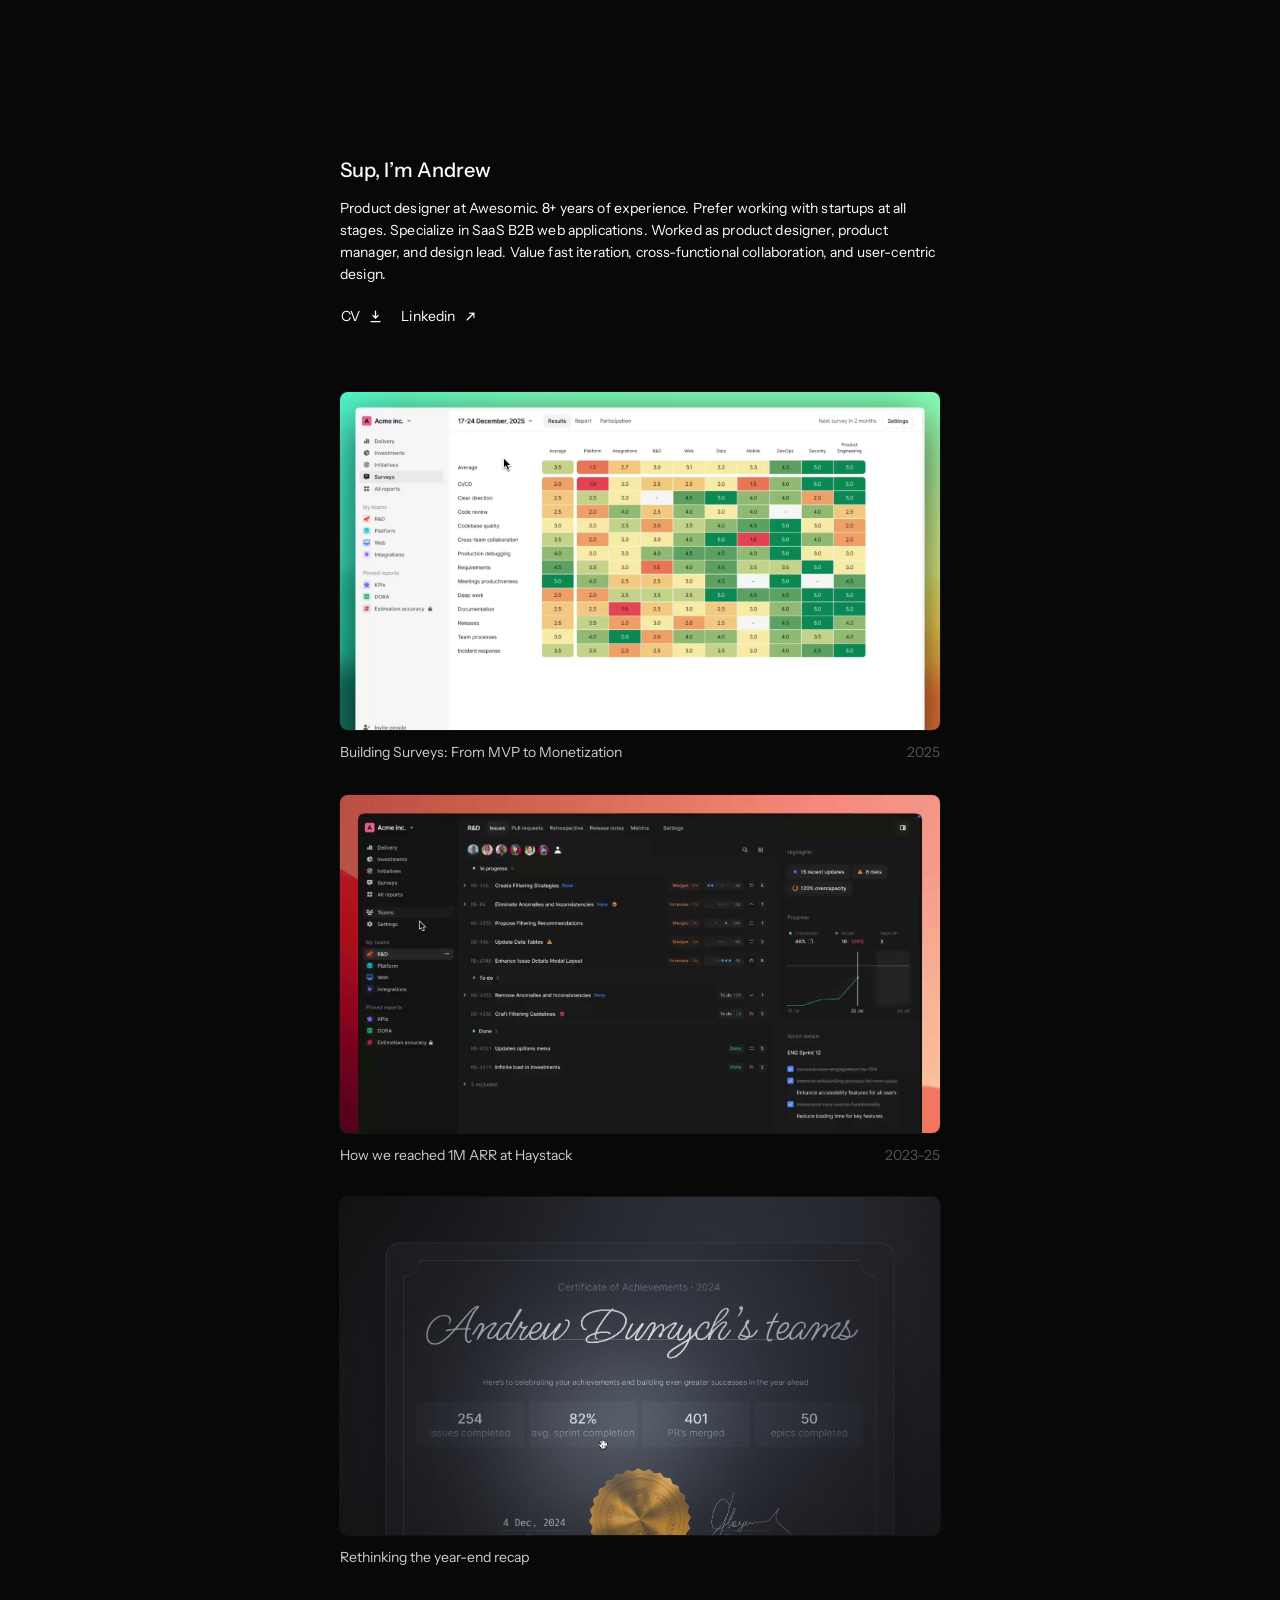
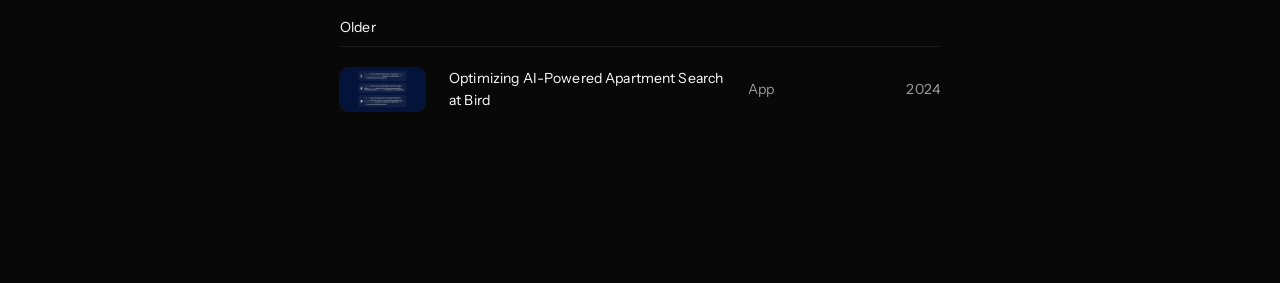
<file: index.html>
<!DOCTYPE html>
<html lang="en">
  <head>
    <meta charset="utf-8" />
    <meta name="viewport" content="width=device-width, initial-scale=1" />
    <title>Andrew — Product designer</title>
    <meta
      name="description"
      content="Product designer with 8+ years of experience in SaaS B2B web applications. Product design, product management, and design lead."
    />
    <meta property="og:title" content="Andrew — Product designer" />
    <meta
      property="og:description"
      content="8+ years of experience. SaaS B2B web applications. Product designer, PM, and design lead."
    />
    <meta property="og:type" content="website" />
    <meta name="theme-color" content="#1c1c1c" />
    <meta name="color-scheme" content="dark" />
    <link rel="preconnect" href="https://fonts.googleapis.com" />
    <link rel="preconnect" href="https://fonts.gstatic.com" crossorigin />
    <link
      href="https://fonts.googleapis.com/css2?family=Instrument+Sans:ital,wght@0,400;0,500;1,400&display=swap"
      rel="stylesheet"
    />
    <link rel="icon" type="image/png" href="./favicon-96x96.png" sizes="96x96" />
    <link rel="icon" type="image/svg+xml" href="./favicon.svg" />
    <link rel="shortcut icon" href="./favicon.ico" />
    <link rel="apple-touch-icon" sizes="180x180" href="./apple-touch-icon.png" />
    <meta name="apple-mobile-web-app-title" content="MyWebSite" />
    <link rel="manifest" href="./site.webmanifest" />
    <link rel="stylesheet" href="css/styles.css" />
  </head>
  <body class="page-is-entering">
    <div class="site">
      <div class="page-shell">
        <div class="page-shell__stack">
          <div class="content">
            <div class="intro">
              <p class="intro__greeting">Sup, I’m Andrew</p>
              <p class="intro__bio">
                Product designer at Awesomic. 8+ years of experience. Prefer working with startups at all stages.
                Specialize in SaaS B2B web applications. Worked as product designer, product manager, and design lead.
                Value fast iteration, cross-functional collaboration, and user-centric design.
              </p>
              <nav class="intro__links" aria-label="Primary">
                <a
                  class="intro__link intro__link--download"
                  href="https://drive.google.com/uc?export=download&amp;id=1HZXX6ZOo0SbOiH0MHyyLduOpoUzTkL0W"
                  rel="noopener noreferrer"
                  >CV
                  <span class="intro__link-icon" aria-hidden="true">
                    <svg viewBox="0 0 15 15" fill="none" xmlns="http://www.w3.org/2000/svg">
                      <g class="intro__link-icon-arrow">
                        <path
                          d="M7.5 2V9"
                          stroke="currentColor"
                          stroke-width="1.25"
                          stroke-linecap="round"
                        />
                        <path
                          d="M7.5 9L10 6.5M7.5 9L5 6.5"
                          stroke="currentColor"
                          stroke-width="1.25"
                          stroke-linecap="round"
                          stroke-linejoin="round"
                        />
                      </g>
                      <path
                        class="intro__link-icon-tray"
                        d="M3 12.5H12"
                        stroke="currentColor"
                        stroke-width="1.25"
                        stroke-linecap="round"
                      />
                    </svg>
                  </span></a
                >
                <a
                  class="intro__link intro__link--linkedin"
                  href="https://www.linkedin.com/in/andrew-dumych-67b92817b/"
                  target="_blank"
                  rel="noopener noreferrer"
                  >Linkedin
                  <span class="intro__link-icon" aria-hidden="true">
                    <svg viewBox="0 0 15 15" fill="none" xmlns="http://www.w3.org/2000/svg">
                      <defs>
                        <clipPath id="intro-linkedin-pass-clip">
                          <rect x="3.25" y="3.25" width="8.5" height="8.5" rx="0.25" />
                        </clipPath>
                      </defs>
                      <g clip-path="url(#intro-linkedin-pass-clip)">
                        <g class="intro__link-icon-pass intro__link-icon-pass--outgoing">
                          <path
                            d="M4 11L11 4M11 4H6.5M11 4V8.5"
                            stroke="currentColor"
                            stroke-width="1.25"
                            stroke-linecap="round"
                            stroke-linejoin="round"
                          />
                        </g>
                        <g class="intro__link-icon-pass intro__link-icon-pass--incoming">
                          <path
                            d="M4 11L11 4M11 4H6.5M11 4V8.5"
                            stroke="currentColor"
                            stroke-width="1.25"
                            stroke-linecap="round"
                            stroke-linejoin="round"
                          />
                        </g>
                      </g>
                    </svg>
                  </span></a
                >
              </nav>
            </div>

            <section class="work" aria-labelledby="work-heading">
              <h2 id="work-heading" class="visually-hidden">Selected work</h2>
              <ul class="work__list">
                <li>
                  <article class="project-card">
                    <a class="project-card__link" href="cases/surveys/index.html">
                      <div class="project-card__media">
                        <video
                          class="project-card__video"
                          muted
                          loop
                          playsinline
                          preload="none"
                          poster="assets/cases/surveys/surveys-video-poster.jpg"
                          aria-label="Building Surveys product preview video"
                        >
                          <source data-src="assets/cases/surveys/surveys-video.mp4" type="video/mp4" />
                        </video>
                      </div>
                      <div class="project-card__meta">
                        <span class="project-card__title"
                          >Building Surveys: From MVP to Monetization</span
                        >
                        <span class="project-card__year">2025</span>
                      </div>
                    </a>
                  </article>
                </li>
                <li>
                  <article class="project-card">
                    <a class="project-card__link" href="cases/haystack/index.html">
                      <div class="project-card__media">
                        <video
                          class="project-card__video"
                          muted
                          loop
                          playsinline
                          preload="none"
                          poster="assets/cases/haystack/reports-thumbnail-poster.jpg"
                          aria-label="Haystack analytics preview video"
                        >
                          <source data-src="assets/cases/haystack/reports-thumbnail.mp4" type="video/mp4" />
                        </video>
                      </div>
                      <div class="project-card__meta">
                        <span class="project-card__title">How we reached 1M ARR at Haystack
</span>
                        <span class="project-card__year">2023–25</span>
                      </div>
                    </a>
                  </article>
                </li>
                <li>
                  <article class="project-card">
                    <a class="project-card__link" href="cases/certificate/index.html">
                      <div class="project-card__media">
                        <img
                          class="project-card__image"
                          src="assets/cases/certificate/thumbnail.png"
                          alt="Certificate of Achievements 2024 for Andrew’s teams"
                          width="1577"
                          height="1175"
                          loading="lazy"
                          decoding="async"
                        />
                      </div>
                      <div class="project-card__meta">
                        <span class="project-card__title">Rethinking the year-end recap</span>
                      </div>
                    </a>
                  </article>
                </li>
                <li class="work__archive">
                  <div class="work__archive-header" aria-hidden="true">
                    <span class="work__archive-label">Older</span>
                  </div>
                  <ul class="work__archive-list">
                    <li>
                      <article class="project-card project-card--compact">
                        <a class="project-card__link project-card__link--compact" href="cases/bird/index.html">
                          <div class="project-card__thumb">
                            <img
                              class="project-card__thumb-image"
                              src="assets/cases/bird/6.png"
                              alt="Bird apartment search concepts showing comparison, nearby places, and winner selection flows"
                              width="1680"
                              height="920"
                              loading="lazy"
                              decoding="async"
                            />
                          </div>
                          <div class="project-card__compact-main">
                            <span class="project-card__compact-title">Optimizing AI-Powered Apartment Search at Bird</span>
                          </div>
                          <span class="project-card__compact-type">App</span>
                          <span class="project-card__compact-year">2024</span>
                        </a>
                      </article>
                    </li>
                  </ul>
                </li>
              </ul>
            </section>
          </div>
        </div>
      </div>
    </div>
    <script src="js/site.js"></script>
  </body>
</html>
</file>
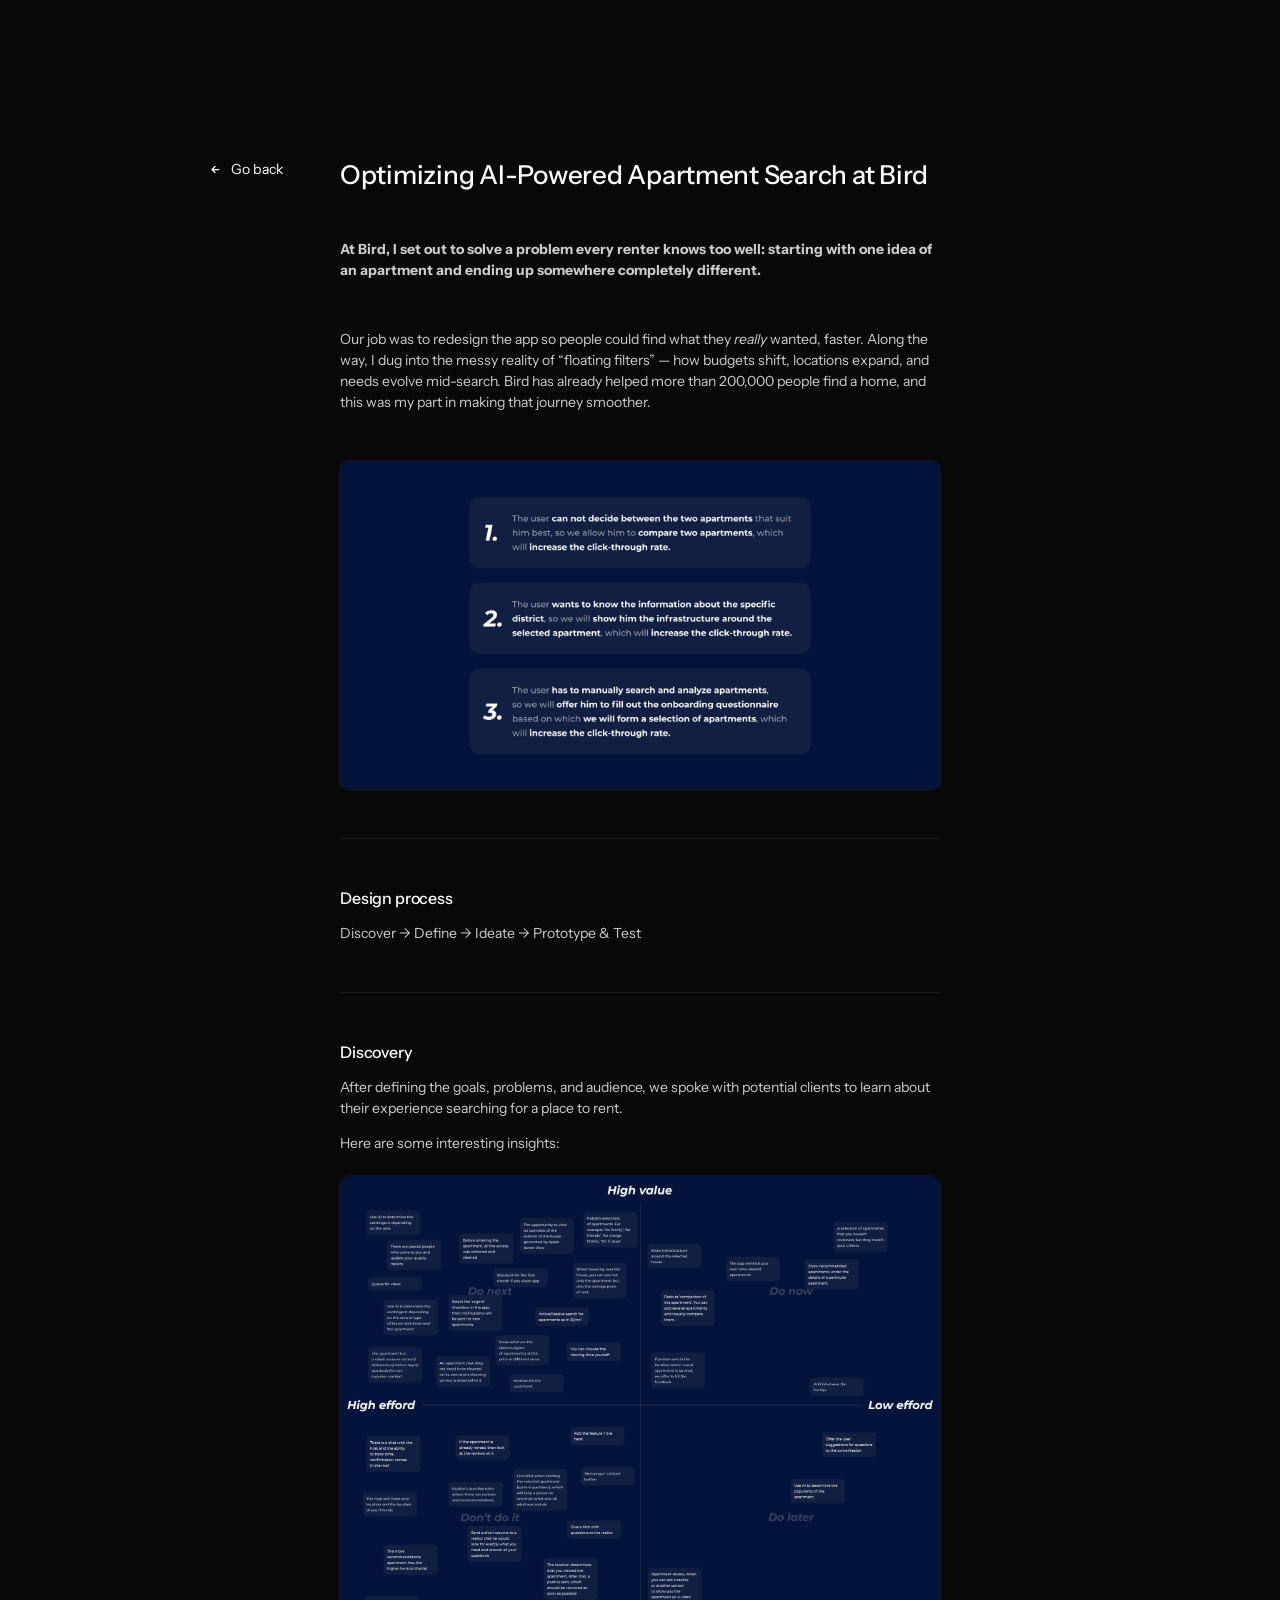
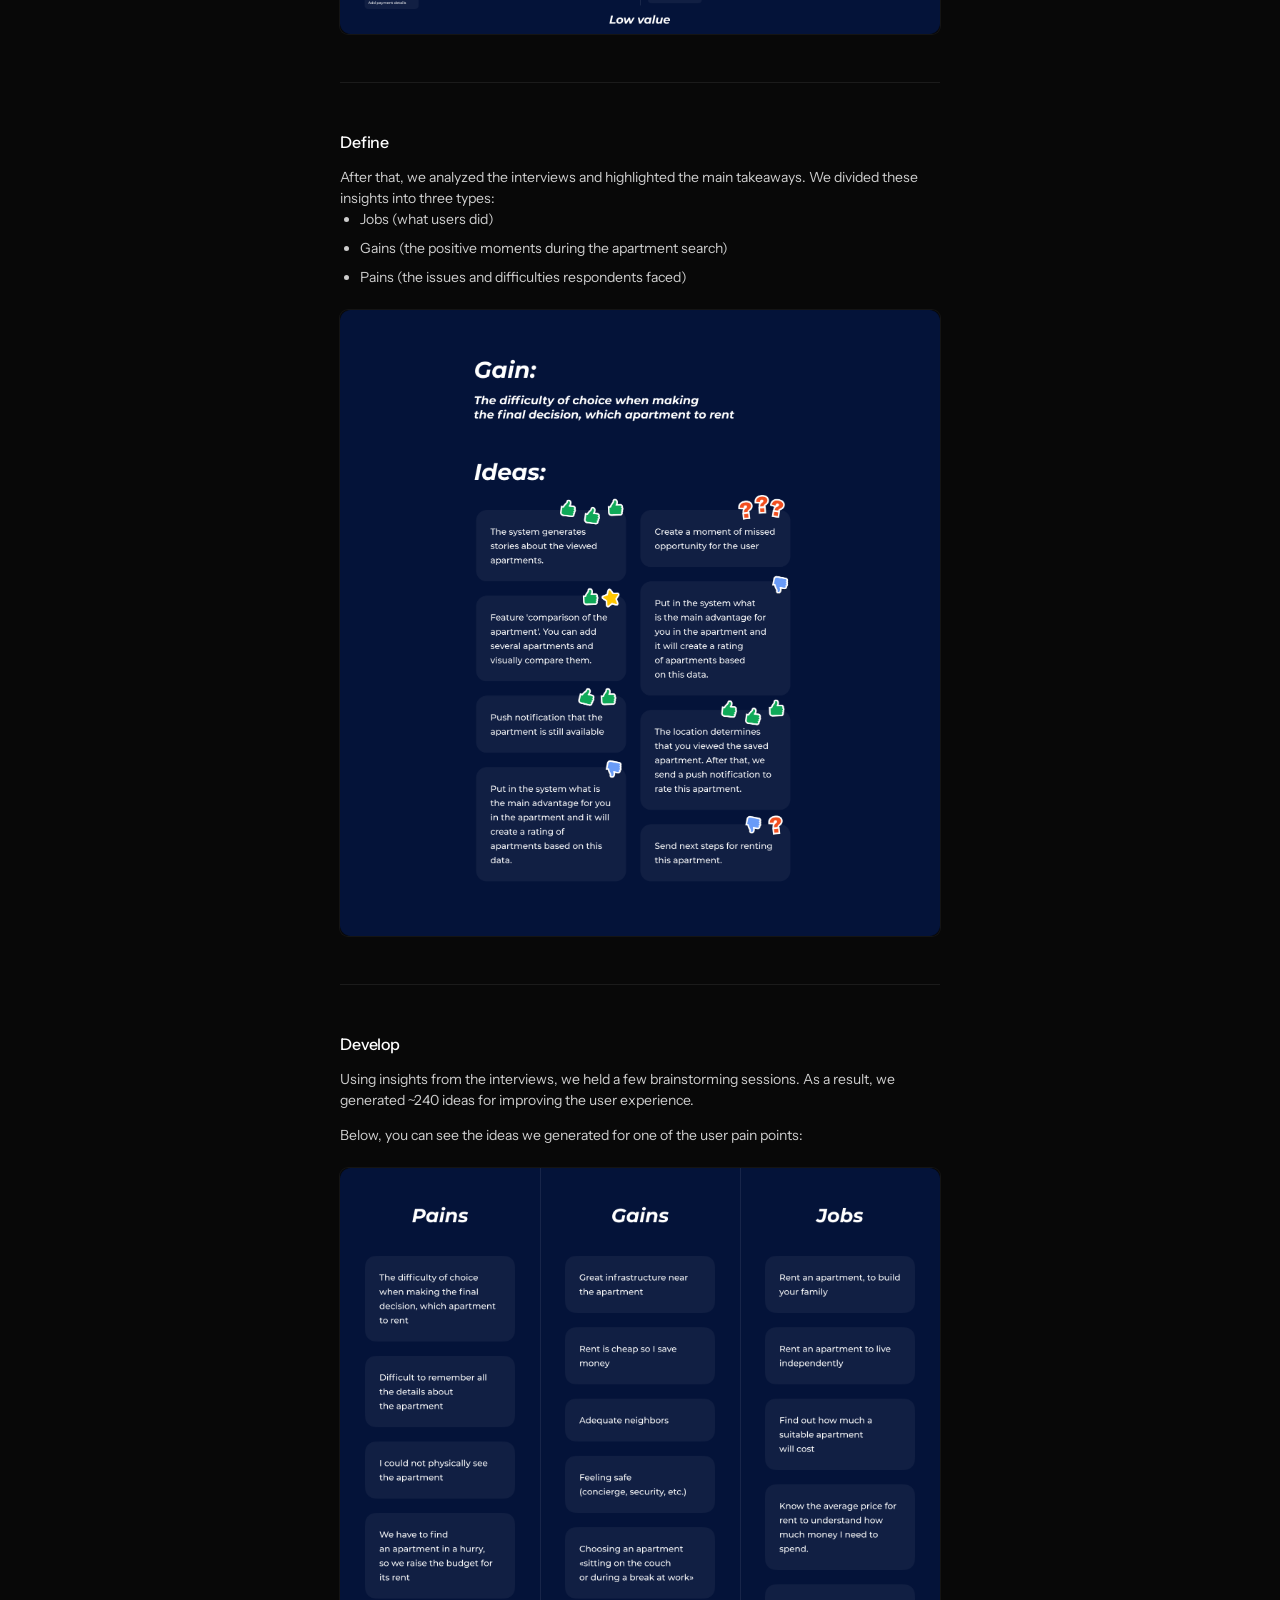
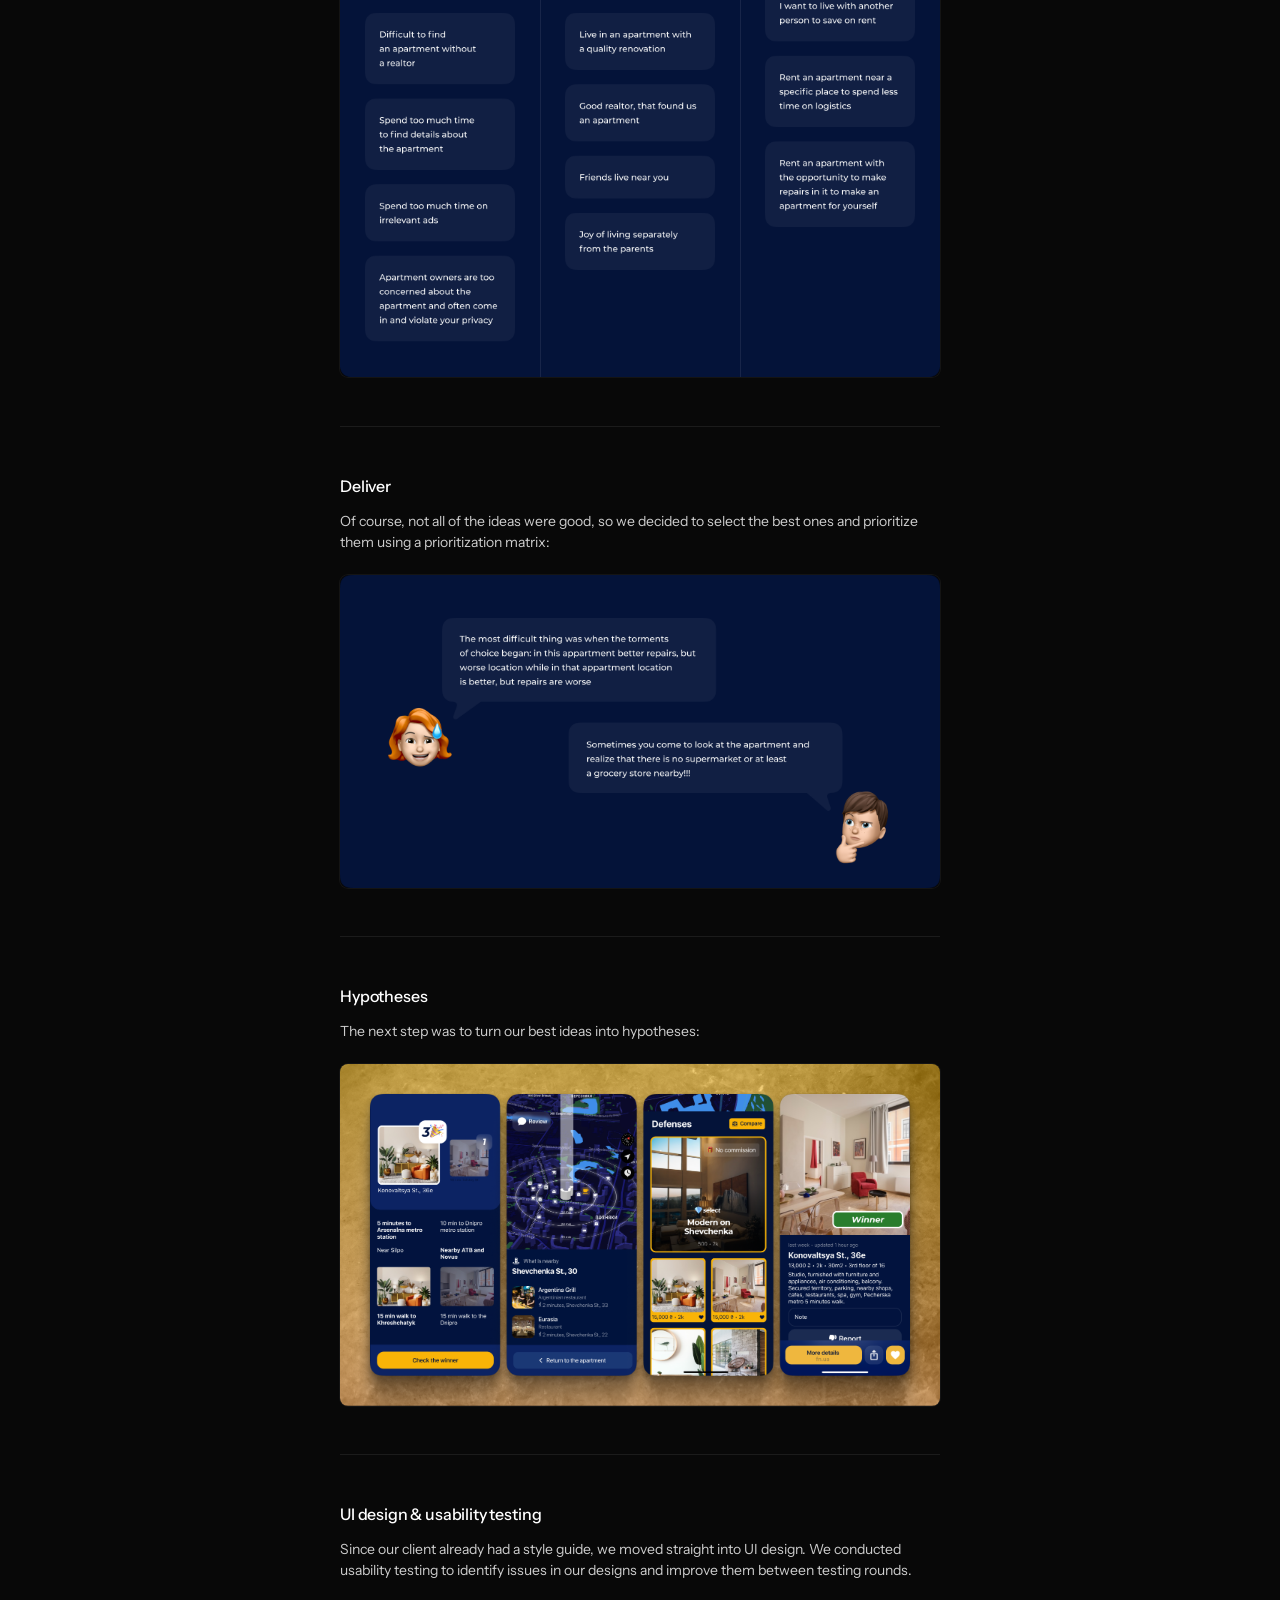
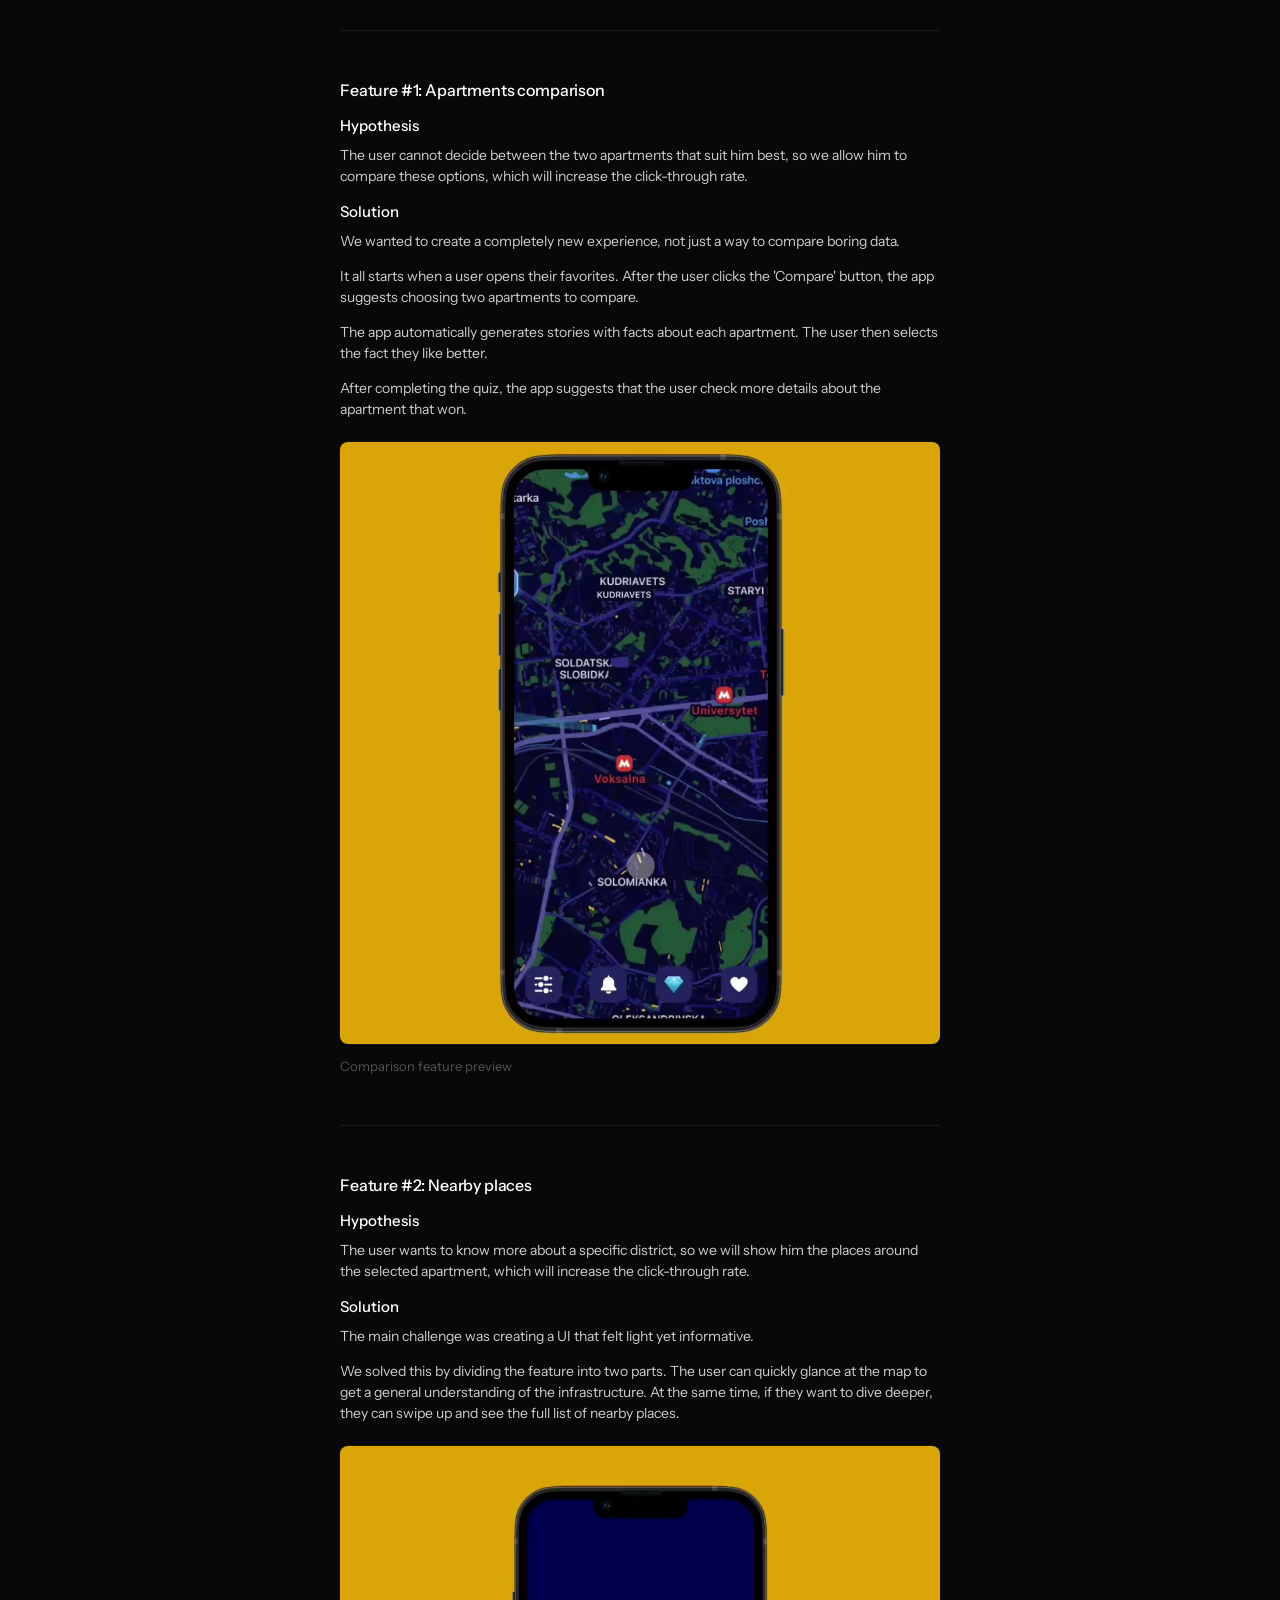
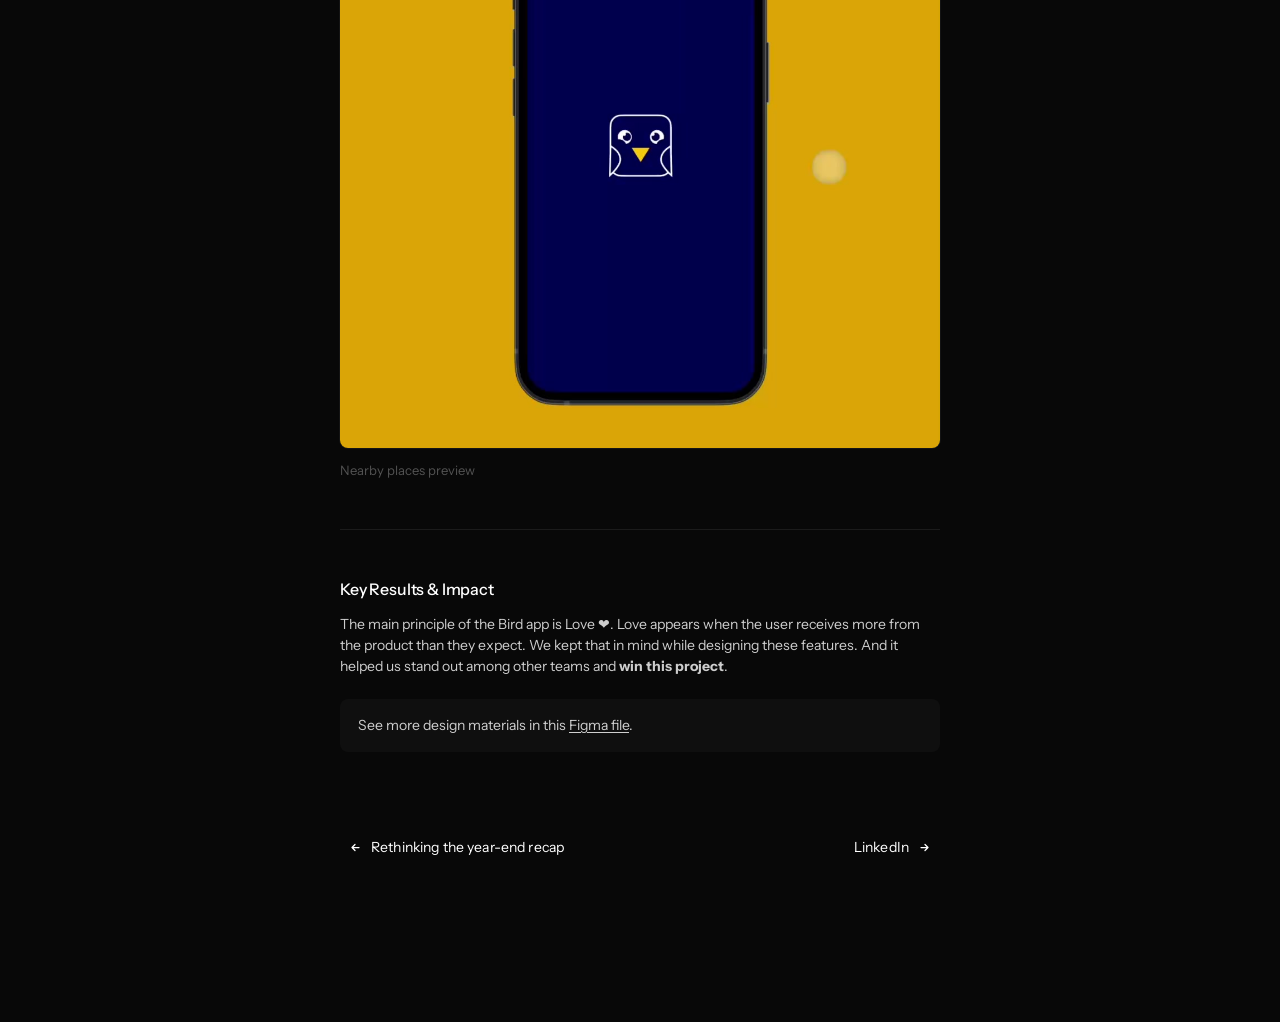
<file: cases/bird/index.html>
<!DOCTYPE html>
<html lang="en">
  <head>
    <meta charset="utf-8" />
    <meta name="viewport" content="width=device-width, initial-scale=1" />
    <title>Optimizing AI-Powered Apartment Search at Bird — Andrew</title>
    <meta
      name="description"
      content="How Bird redesigned apartment discovery with AI-powered comparison, nearby places, and a sharper search experience."
    />
    <meta name="theme-color" content="#1f1f1f" />
    <meta name="color-scheme" content="dark" />
    <link rel="preconnect" href="https://fonts.googleapis.com" />
    <link rel="preconnect" href="https://fonts.gstatic.com" crossorigin />
    <link
      href="https://fonts.googleapis.com/css2?family=Instrument+Sans:ital,wght@0,400;0,500;1,400&display=swap"
      rel="stylesheet"
    />
    <link rel="icon" type="image/png" href="../../favicon-96x96.png" sizes="96x96" />
    <link rel="icon" type="image/svg+xml" href="../../favicon.svg" />
    <link rel="shortcut icon" href="../../favicon.ico" />
    <link rel="apple-touch-icon" sizes="180x180" href="../../apple-touch-icon.png" />
    <meta name="apple-mobile-web-app-title" content="MyWebSite" />
    <link rel="manifest" href="../../site.webmanifest" />
    <link rel="stylesheet" href="../../css/styles.css" />
  </head>
  <body class="page-is-entering">
    <div class="site">
      <div class="page-shell">
        <p class="case__back case__back--sticky" data-reveal>
          <a class="intro__link case__back-link" href="../../index.html">
            <span class="intro__link-icon case__back-icon" aria-hidden="true">
              <svg viewBox="0 0 15 15" fill="none" xmlns="http://www.w3.org/2000/svg">
                <defs>
                  <clipPath id="case-back-pass-clip-bird">
                    <rect x="3.25" y="3.25" width="8.5" height="8.5" rx="0.25" />
                  </clipPath>
                </defs>
                <g clip-path="url(#case-back-pass-clip-bird)">
                  <g class="case__back-icon-pass case__back-icon-pass--outgoing">
                    <path
                      d="M11 7.5H4M4 7.5L7 4.5M4 7.5L7 10.5"
                      stroke="currentColor"
                      stroke-width="1.25"
                      stroke-linecap="round"
                      stroke-linejoin="round"
                    />
                  </g>
                  <g class="case__back-icon-pass case__back-icon-pass--incoming">
                    <path
                      d="M11 7.5H4M4 7.5L7 4.5M4 7.5L7 10.5"
                      stroke="currentColor"
                      stroke-width="1.25"
                      stroke-linecap="round"
                      stroke-linejoin="round"
                    />
                  </g>
                </g>
              </svg>
            </span>
            <span>Go back</span>
          </a>
        </p>
        <div class="page-shell__stack">
          <article class="case">
            <header class="case__header">
              <h1 class="case__title">Optimizing AI-Powered Apartment Search at Bird</h1>
            </header>

            <p class="case__lede" data-case-view-item="story">
              <strong
                >At Bird, I set out to solve a problem every renter knows too well: starting with one idea of an
                apartment and ending up somewhere completely different.</strong
              >
            </p>

            <p class="case__lede" data-case-view-item="story">
              Our job was to redesign the app so people could find what they <em>really</em> wanted, faster. Along the
              way, I dug into the messy reality of “floating filters” — how budgets shift, locations expand, and needs
              evolve mid-search. Bird has already helped more than 200,000 people find a home, and this was my part in
              making that journey smoother.
            </p>

            <figure class="case__figure">
              <img
                src="../../assets/cases/bird/6.png"
                alt="Bird apartment search concepts showing comparison, nearby places, and winner selection flows"
                width="1680"
                height="920"
                loading="eager"
                decoding="async"
              />
            </figure>

            <hr class="case__divider" data-case-view-item="story" />

            <section class="case__section" aria-labelledby="bird-design-process" data-case-view-item="story">
              <h2 id="bird-design-process">Design process</h2>
              <p>Discover → Define → Ideate → Prototype &amp; Test</p>
            </section>

            <hr class="case__divider" />

            <section class="case__section" aria-labelledby="bird-discovery">
              <h2 id="bird-discovery">Discovery</h2>
              <p data-case-view-item="story">
                After defining the goals, problems, and audience, we spoke with potential clients to learn about their
                experience searching for a place to rent.
              </p>
              <p data-case-view-item="story">Here are some interesting insights:</p>

              <figure class="case__figure">
                <img
                  src="../../assets/cases/bird/5.png"
                  alt="Interview insights about apartment search frustrations and neighborhood uncertainty"
                  width="3360"
                  height="2562"
                  loading="lazy"
                  decoding="async"
                />
              </figure>
            </section>

            <hr class="case__divider" />

            <section class="case__section" aria-labelledby="bird-define">
              <h2 id="bird-define">Define</h2>
              <p data-case-view-item="story">
                After that, we analyzed the interviews and highlighted the main takeaways. We divided these insights
                into three types:
              </p>
              <ul class="case__list case__list--tight" data-case-view-item="story">
                <li>Jobs (what users did)</li>
                <li>Gains (the positive moments during the apartment search)</li>
                <li>Pains (the issues and difficulties respondents faced)</li>
              </ul>

              <figure class="case__figure">
                <img
                  src="../../assets/cases/bird/4.png"
                  alt="Jobs, gains, and pains framework for apartment search interviews"
                  width="1680"
                  height="1753"
                  loading="lazy"
                  decoding="async"
                />
              </figure>
            </section>

            <hr class="case__divider" />

            <section class="case__section" aria-labelledby="bird-develop">
              <h2 id="bird-develop">Develop</h2>
              <p data-case-view-item="story">
                Using insights from the interviews, we held a few brainstorming sessions. As a result, we generated
                ~240 ideas for improving the user experience.
              </p>
              <p data-case-view-item="story">Below, you can see the ideas we generated for one of the user pain points:</p>

              <figure class="case__figure">
                <img
                  src="../../assets/cases/bird/3.png"
                  alt="Brainstormed product ideas responding to difficulty choosing between apartments"
                  width="1680"
                  height="2266"
                  loading="lazy"
                  decoding="async"
                />
              </figure>
            </section>

            <hr class="case__divider" />

            <section class="case__section" aria-labelledby="bird-deliver">
              <h2 id="bird-deliver">Deliver</h2>
              <p data-case-view-item="story">
                Of course, not all of the ideas were good, so we decided to select the best ones and prioritize them
                using a prioritization matrix:
              </p>

              <figure class="case__figure">
                <img
                  src="../../assets/cases/bird/2.png"
                  alt="Prioritization matrix for Bird product ideas mapped by effort and value"
                  width="1680"
                  height="876"
                  loading="lazy"
                  decoding="async"
                />
              </figure>
            </section>

            <hr class="case__divider" />

            <section class="case__section" aria-labelledby="bird-hypotheses">
              <h2 id="bird-hypotheses">Hypotheses</h2>
              <p data-case-view-item="story">The next step was to turn our best ideas into hypotheses:</p>

              <figure class="case__figure">
                <img
                  src="../../assets/cases/bird/1.png"
                  alt="Three Bird product hypotheses focused on apartment comparison, nearby places, and onboarding"
                  width="1600"
                  height="911"
                  loading="lazy"
                  decoding="async"
                />
              </figure>
            </section>

            <hr class="case__divider" data-case-view-item="story" />

            <section class="case__section" aria-labelledby="bird-ui-testing" data-case-view-item="story">
              <h2 id="bird-ui-testing">UI design &amp; usability testing</h2>
              <p>
                Since our client already had a style guide, we moved straight into UI design. We conducted usability
                testing to identify issues in our designs and improve them between testing rounds.
              </p>
            </section>

            <hr class="case__divider" />

            <section class="case__section" aria-labelledby="bird-feature-comparison">
              <h2 id="bird-feature-comparison">Feature #1: Apartments comparison</h2>

              <h3 class="case__subhead" data-case-view-item="story">Hypothesis</h3>
              <p data-case-view-item="story">
                The user cannot decide between the two apartments that suit him best, so we allow him to compare these
                options, which will increase the click-through rate.
              </p>

              <h3 class="case__subhead" data-case-view-item="story">Solution</h3>
              <p data-case-view-item="story">We wanted to create a completely new experience, not just a way to compare boring data.</p>
              <p data-case-view-item="story">
                It all starts when a user opens their favorites. After the user clicks the 'Compare' button, the app
                suggests choosing two apartments to compare.
              </p>
              <p data-case-view-item="story">
                The app automatically generates stories with facts about each apartment. The user then selects the fact
                they like better.
              </p>
              <p data-case-view-item="story">
                After completing the quiz, the app suggests that the user check more details about the apartment that won.
              </p>

              <figure class="case__figure case__figure--video">
                <video
                  muted
                  loop
                  playsinline
                  preload="none"
                  poster="../../assets/cases/bird/7-poster.jpg"
                  aria-label="Bird apartment comparison feature preview"
                >
                  <source data-src="../../assets/cases/bird/7.mp4" type="video/mp4" />
                  Your browser does not support the video tag.
                </video>
                <figcaption class="case__caption">Comparison feature preview</figcaption>
              </figure>
            </section>

            <hr class="case__divider" />

            <section class="case__section" aria-labelledby="bird-feature-nearby">
              <h2 id="bird-feature-nearby">Feature #2: Nearby places</h2>

              <h3 class="case__subhead" data-case-view-item="story">Hypothesis</h3>
              <p data-case-view-item="story">
                The user wants to know more about a specific district, so we will show him the places around the
                selected apartment, which will increase the click-through rate.
              </p>

              <h3 class="case__subhead" data-case-view-item="story">Solution</h3>
              <p data-case-view-item="story">The main challenge was creating a UI that felt light yet informative.</p>
              <p data-case-view-item="story">
                We solved this by dividing the feature into two parts. The user can quickly glance at the map to get a
                general understanding of the infrastructure. At the same time, if they want to dive deeper, they can
                swipe up and see the full list of nearby places.
              </p>

              <figure class="case__figure case__figure--video">
                <video
                  muted
                  loop
                  playsinline
                  preload="none"
                  poster="../../assets/cases/bird/8-poster.jpg"
                  aria-label="Bird nearby places feature preview"
                >
                  <source data-src="../../assets/cases/bird/8.mp4" type="video/mp4" />
                  Your browser does not support the video tag.
                </video>
                <figcaption class="case__caption">Nearby places preview</figcaption>
              </figure>
            </section>

            <hr class="case__divider" data-case-view-item="story" />

            <section class="case__section" aria-labelledby="bird-results" data-case-view-item="story">
              <h2 id="bird-results">Key Results &amp; Impact</h2>
              <p>
                The main principle of the Bird app is Love ❤️. Love appears when the user receives more from the
                product than they expect. We kept that in mind while designing these features. And it helped us stand
                out among other teams and <strong>win this project</strong>.
              </p>

              <aside class="case__aside">
                See more design materials in this
                <a href="https://www.figma.com/file/TPYi5rlhoofBqXTZMjyQPN/Case-%231%2FBird?node-id=13%3A566">Figma file</a>.
              </aside>
            </section>

            <nav class="case__pager" aria-label="Case study navigation">
              <a class="case__pager-link" href="../certificate/index.html">
                <span class="case__pager-icon" aria-hidden="true">
                  <svg viewBox="0 0 15 15" fill="none" xmlns="http://www.w3.org/2000/svg">
                    <path
                      d="M11 7.5H4M4 7.5L7 4.5M4 7.5L7 10.5"
                      stroke="currentColor"
                      stroke-width="1.25"
                      stroke-linecap="round"
                      stroke-linejoin="round"
                    />
                  </svg>
                </span>
                <span class="case__pager-label">Rethinking the year-end recap</span>
              </a>
              <a
                class="case__pager-link case__pager-link--next"
                href="https://www.linkedin.com/in/andrew-dumych-67b92817b/"
                target="_blank"
                rel="noopener noreferrer"
              >
                <span class="case__pager-label">LinkedIn</span>
                <span class="case__pager-icon" aria-hidden="true">
                  <svg viewBox="0 0 15 15" fill="none" xmlns="http://www.w3.org/2000/svg">
                    <path
                      d="M4 7.5H11M11 7.5L8 4.5M11 7.5L8 10.5"
                      stroke="currentColor"
                      stroke-width="1.25"
                      stroke-linecap="round"
                      stroke-linejoin="round"
                    />
                  </svg>
                </span>
              </a>
            </nav>
          </article>
        </div>
      </div>
    </div>
    <div class="lightbox" aria-hidden="true" hidden>
      <div class="lightbox__dialog" role="dialog" aria-modal="true" aria-label="Expanded image view">
        <div class="lightbox__toolbar">
          <button class="lightbox__button" type="button" data-lightbox-zoom-out aria-label="Zoom out">−</button>
          <button class="lightbox__button" type="button" data-lightbox-zoom-in aria-label="Zoom in">+</button>
          <button class="lightbox__button" type="button" data-lightbox-close aria-label="Close image">Close</button>
        </div>
        <div class="lightbox__stage" data-lightbox-stage>
          <img class="lightbox__image" alt="" data-lightbox-image />
        </div>
        <p class="lightbox__caption" data-lightbox-caption hidden></p>
      </div>
    </div>
    <script src="../../js/site.js"></script>
  </body>
</html>
</file>
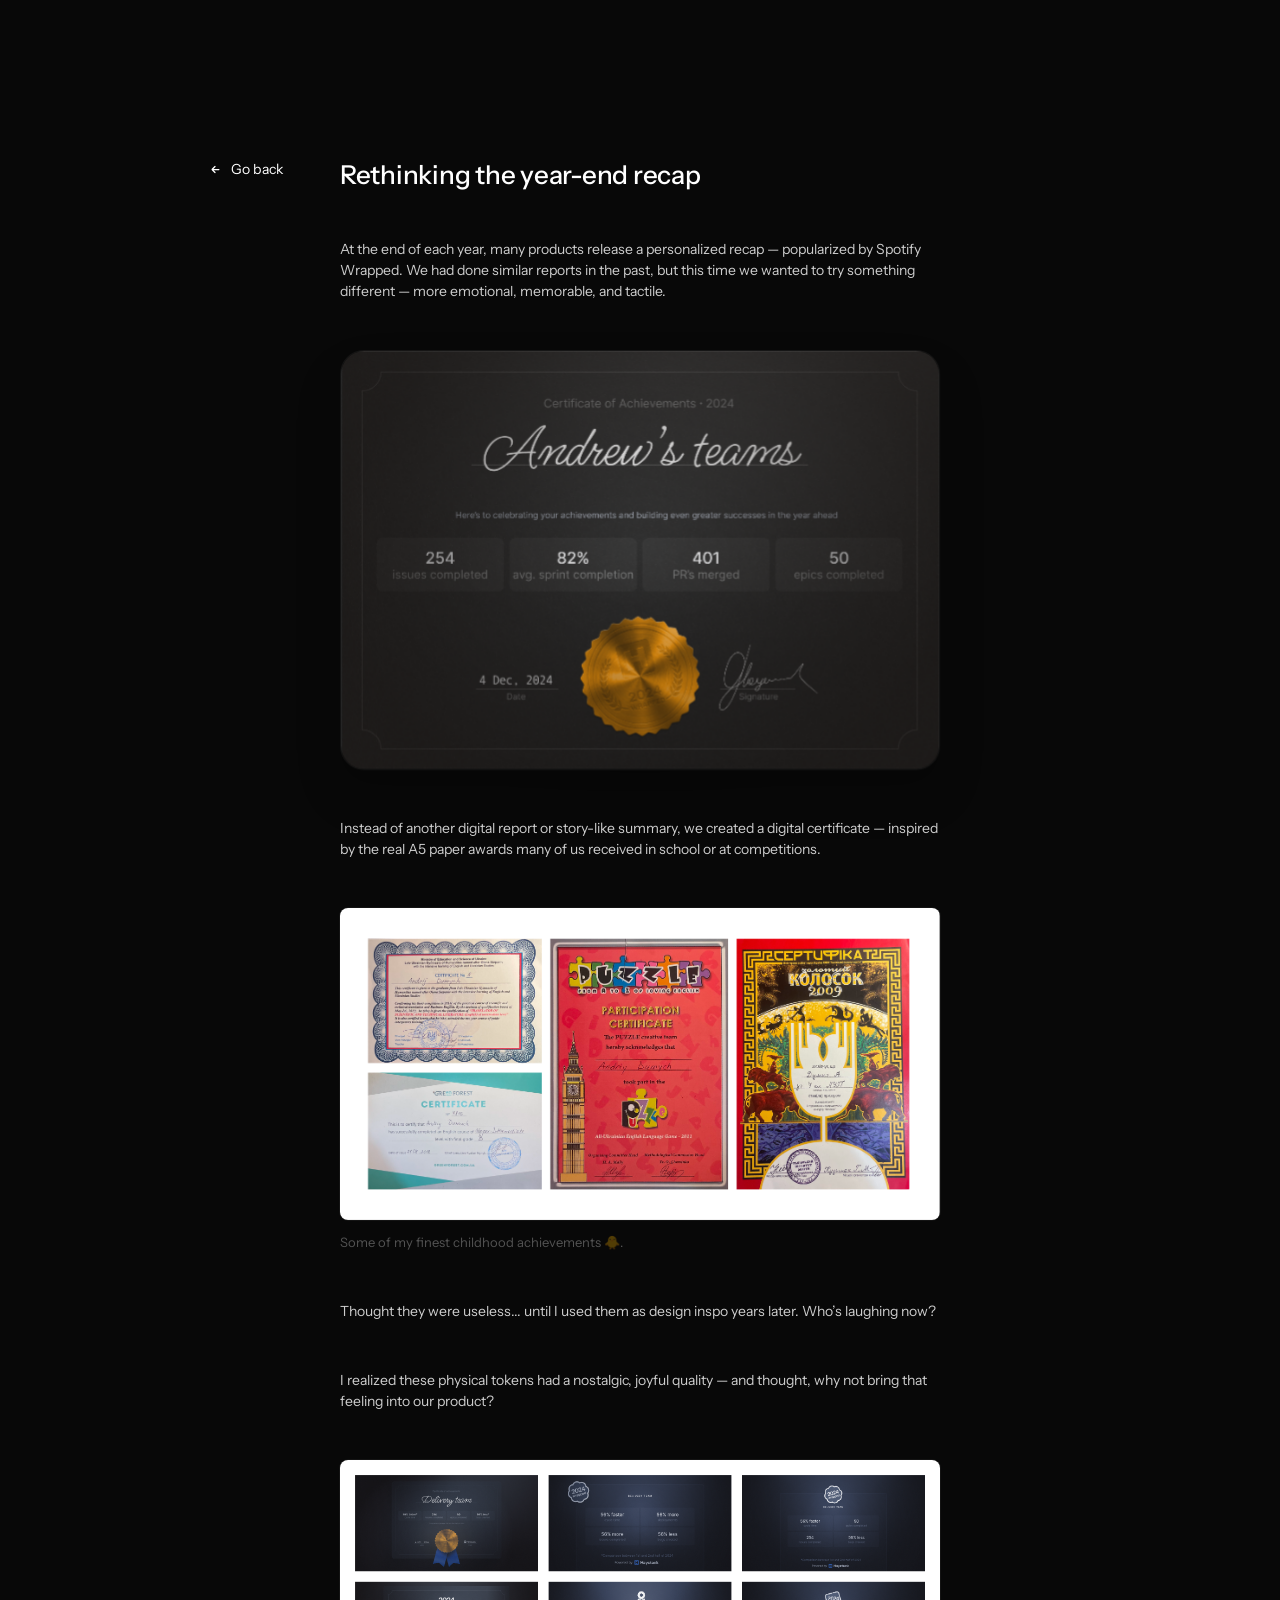
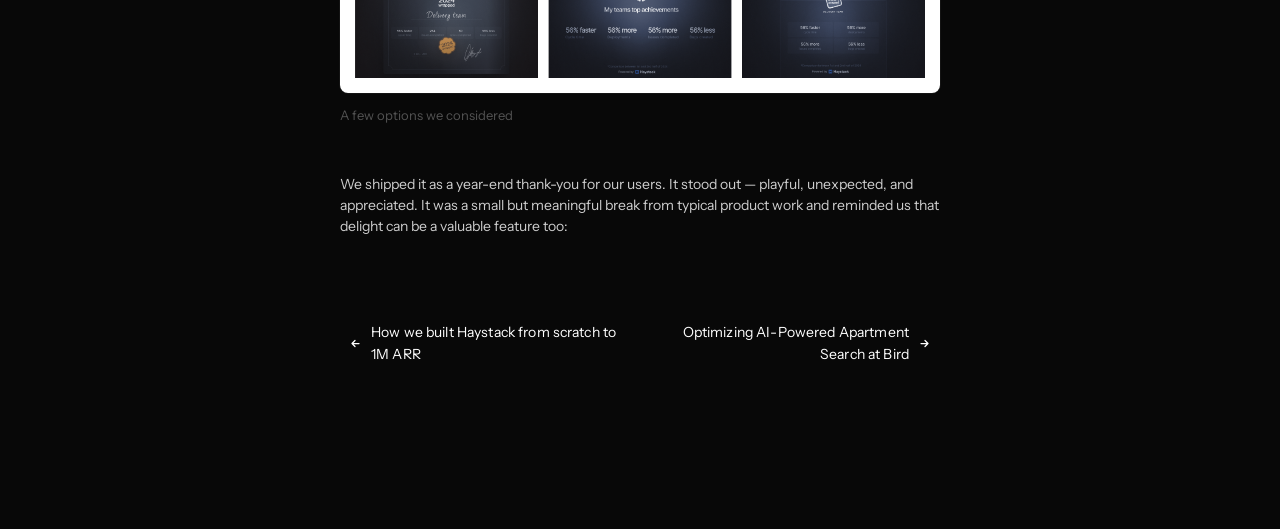
<file: cases/certificate/index.html>
<!DOCTYPE html>
<html lang="en">
  <head>
    <meta charset="utf-8" />
    <meta name="viewport" content="width=device-width, initial-scale=1" />
    <title>Rethinking the year-end recap</title>
    <meta
      name="description"
      content="At the end of each year, many products release a personalized recap — popularized by Spotify Wrapped."
    />
    <meta name="theme-color" content="#1f1f1f" />
    <meta name="color-scheme" content="dark" />
    <link rel="preconnect" href="https://fonts.googleapis.com" />
    <link rel="preconnect" href="https://fonts.gstatic.com" crossorigin />
    <link
      href="https://fonts.googleapis.com/css2?family=Instrument+Sans:ital,wght@0,400;0,500;1,400&display=swap"
      rel="stylesheet"
    />
    <link rel="icon" type="image/png" href="../../favicon-96x96.png" sizes="96x96" />
    <link rel="icon" type="image/svg+xml" href="../../favicon.svg" />
    <link rel="shortcut icon" href="../../favicon.ico" />
    <link rel="apple-touch-icon" sizes="180x180" href="../../apple-touch-icon.png" />
    <meta name="apple-mobile-web-app-title" content="MyWebSite" />
    <link rel="manifest" href="../../site.webmanifest" />
    <link rel="stylesheet" href="../../css/styles.css" />
  </head>
  <body class="page-is-entering">
    <div class="site">
      <div class="page-shell">
        <p class="case__back case__back--sticky" data-reveal>
          <a class="intro__link case__back-link" href="../../index.html">
            <span class="intro__link-icon case__back-icon" aria-hidden="true">
              <svg viewBox="0 0 15 15" fill="none" xmlns="http://www.w3.org/2000/svg">
                <defs>
                  <clipPath id="case-back-pass-clip-certificate">
                    <rect x="3.25" y="3.25" width="8.5" height="8.5" rx="0.25" />
                  </clipPath>
                </defs>
                <g clip-path="url(#case-back-pass-clip-certificate)">
                  <g class="case__back-icon-pass case__back-icon-pass--outgoing">
                    <path
                      d="M11 7.5H4M4 7.5L7 4.5M4 7.5L7 10.5"
                      stroke="currentColor"
                      stroke-width="1.25"
                      stroke-linecap="round"
                      stroke-linejoin="round"
                    />
                  </g>
                  <g class="case__back-icon-pass case__back-icon-pass--incoming">
                    <path
                      d="M11 7.5H4M4 7.5L7 4.5M4 7.5L7 10.5"
                      stroke="currentColor"
                      stroke-width="1.25"
                      stroke-linecap="round"
                      stroke-linejoin="round"
                    />
                  </g>
                </g>
              </svg>
            </span>
            <span>Go back</span>
          </a>
        </p>
        <div class="page-shell__stack">
          <article class="case">
            <header class="case__header">
              <h1 class="case__title">Rethinking the year-end recap</h1>
            </header>

            <p class="case__lede">
              At the end of each year, many products release a personalized recap — popularized by Spotify Wrapped. We
              had done similar reports in the past, but this time we wanted to try something different — more emotional,
              memorable, and tactile.
            </p>

            <figure class="case__figure">
              <div class="certificate-card-3d" data-certificate-card>
                <div class="certificate-card-3d__scene">
                  <div class="certificate-card-3d__shadow" aria-hidden="true"></div>
                  <div class="certificate-card-3d__body">
                    <div class="certificate-card-3d__edge certificate-card-3d__edge--top" aria-hidden="true"></div>
                    <div class="certificate-card-3d__edge certificate-card-3d__edge--right" aria-hidden="true"></div>
                    <div class="certificate-card-3d__edge certificate-card-3d__edge--bottom" aria-hidden="true"></div>
                    <div class="certificate-card-3d__edge certificate-card-3d__edge--left" aria-hidden="true"></div>

                    <div class="certificate-card-3d__face certificate-card-3d__face--front">
                      <img
                        class="certificate-card-3d__face-image"
                        src="../../assets/cases/certificate/certificate-hero.png"
                        alt="Certificate of Achievements 2024 for Andrew’s teams"
                        width="1337"
                        height="935"
                        loading="eager"
                        decoding="async"
                      />
                    </div>

                    <div class="certificate-card-3d__face certificate-card-3d__face--back" aria-hidden="true">
                      <img
                        class="certificate-card-3d__face-image"
                        src="../../assets/cases/certificate/certificate-back.png"
                        alt=""
                        width="1337"
                        height="935"
                        loading="eager"
                        decoding="async"
                      />
                    </div>

                    <div class="certificate-card-3d__highlight" aria-hidden="true"></div>
                  </div>
                </div>
              </div>
            </figure>

            <p class="case__lede">
              Instead of another digital report or story-like summary, we created a digital certificate — inspired by
              the real A5 paper awards many of us received in school or at competitions.
            </p>

            <figure class="case__figure">
              <img
                src="../../assets/cases/certificate/childhood-certificates.png"
                alt="Some of my finest childhood achievements 🐥. Thought they were useless... until I used them as design inspo years later. Who’s laughing now?"
                width="1385"
                height="721"
                loading="lazy"
                decoding="async"
              />
              <figcaption class="case__caption">Some of my finest childhood achievements 🐥.</figcaption>
            </figure>

            <p class="case__lede">Thought they were useless... until I used them as design inspo years later. Who’s laughing now?</p>

            <p class="case__lede">
              I realized these physical tokens had a nostalgic, joyful quality — and thought, why not bring that feeling
              into our product?
            </p>

            <figure class="case__figure">
              <img
                src="../../assets/cases/certificate/options-we-considered.png"
                alt="A few options we considered"
                width="1970"
                height="765"
                loading="lazy"
                decoding="async"
              />
              <figcaption class="case__caption">A few options we considered</figcaption>
            </figure>

            <p class="case__lede">
              We shipped it as a year-end thank-you for our users. It stood out — playful, unexpected, and appreciated.
              It was a small but meaningful break from typical product work and reminded us that delight can be a
              valuable feature too:
            </p>

            <nav class="case__pager" aria-label="Case study navigation">
              <a class="case__pager-link" href="../haystack/index.html">
                <span class="case__pager-icon" aria-hidden="true">
                  <svg viewBox="0 0 15 15" fill="none" xmlns="http://www.w3.org/2000/svg">
                    <path
                      d="M11 7.5H4M4 7.5L7 4.5M4 7.5L7 10.5"
                      stroke="currentColor"
                      stroke-width="1.25"
                      stroke-linecap="round"
                      stroke-linejoin="round"
                    />
                  </svg>
                </span>
                <span class="case__pager-label">How we built Haystack from scratch to 1M ARR</span>
              </a>
              <a class="case__pager-link case__pager-link--next" href="../bird/index.html">
                <span class="case__pager-label">Optimizing AI-Powered Apartment Search at Bird</span>
                <span class="case__pager-icon" aria-hidden="true">
                  <svg viewBox="0 0 15 15" fill="none" xmlns="http://www.w3.org/2000/svg">
                    <path
                      d="M4 7.5H11M11 7.5L8 4.5M11 7.5L8 10.5"
                      stroke="currentColor"
                      stroke-width="1.25"
                      stroke-linecap="round"
                      stroke-linejoin="round"
                    />
                  </svg>
                </span>
              </a>
            </nav>
          </article>
        </div>
      </div>
    </div>
    <div class="lightbox" aria-hidden="true" hidden>
      <div class="lightbox__dialog" role="dialog" aria-modal="true" aria-label="Expanded image view">
        <div class="lightbox__toolbar">
          <button class="lightbox__button" type="button" data-lightbox-zoom-out aria-label="Zoom out">−</button>
          <button class="lightbox__button" type="button" data-lightbox-zoom-in aria-label="Zoom in">+</button>
          <button class="lightbox__button" type="button" data-lightbox-close aria-label="Close image">Close</button>
        </div>
        <div class="lightbox__stage" data-lightbox-stage>
          <img class="lightbox__image" alt="" data-lightbox-image />
        </div>
        <p class="lightbox__caption" data-lightbox-caption hidden></p>
      </div>
    </div>
    <script src="../../js/site.js"></script>
  </body>
</html>
</file>
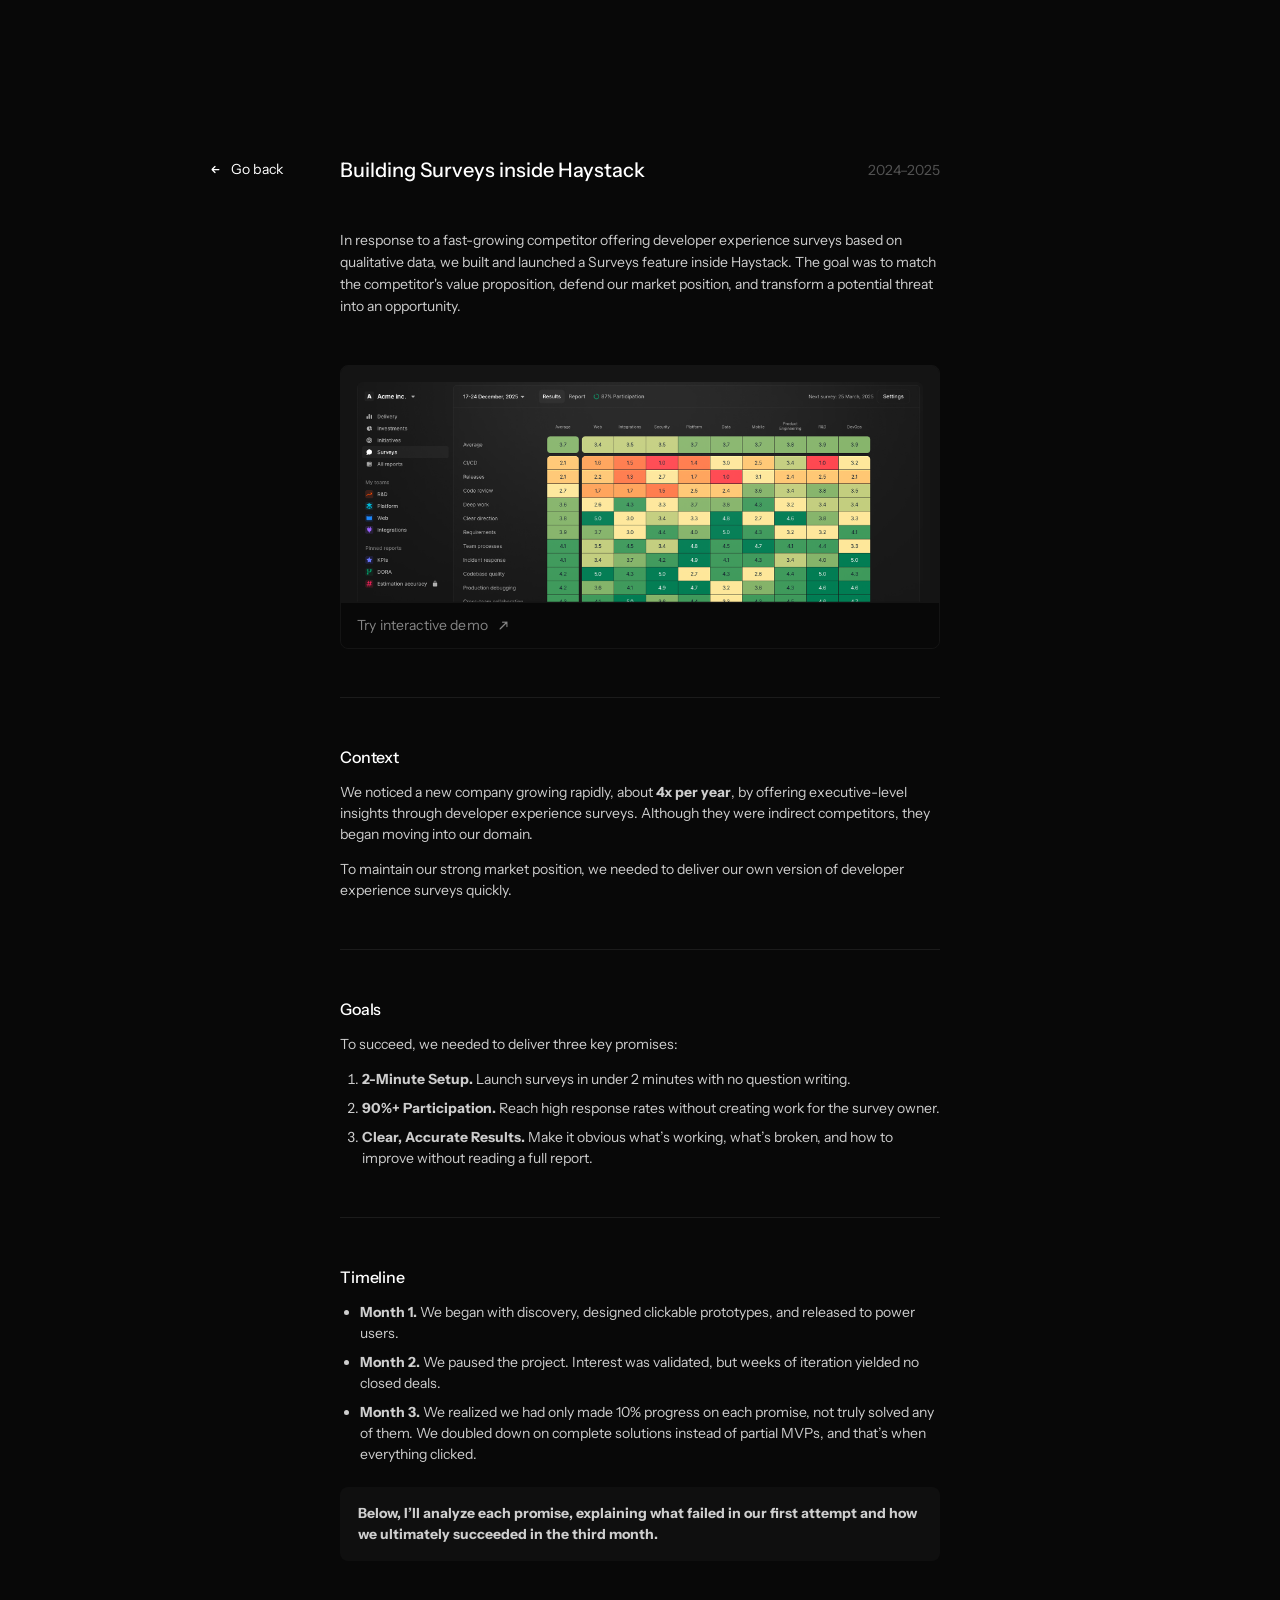
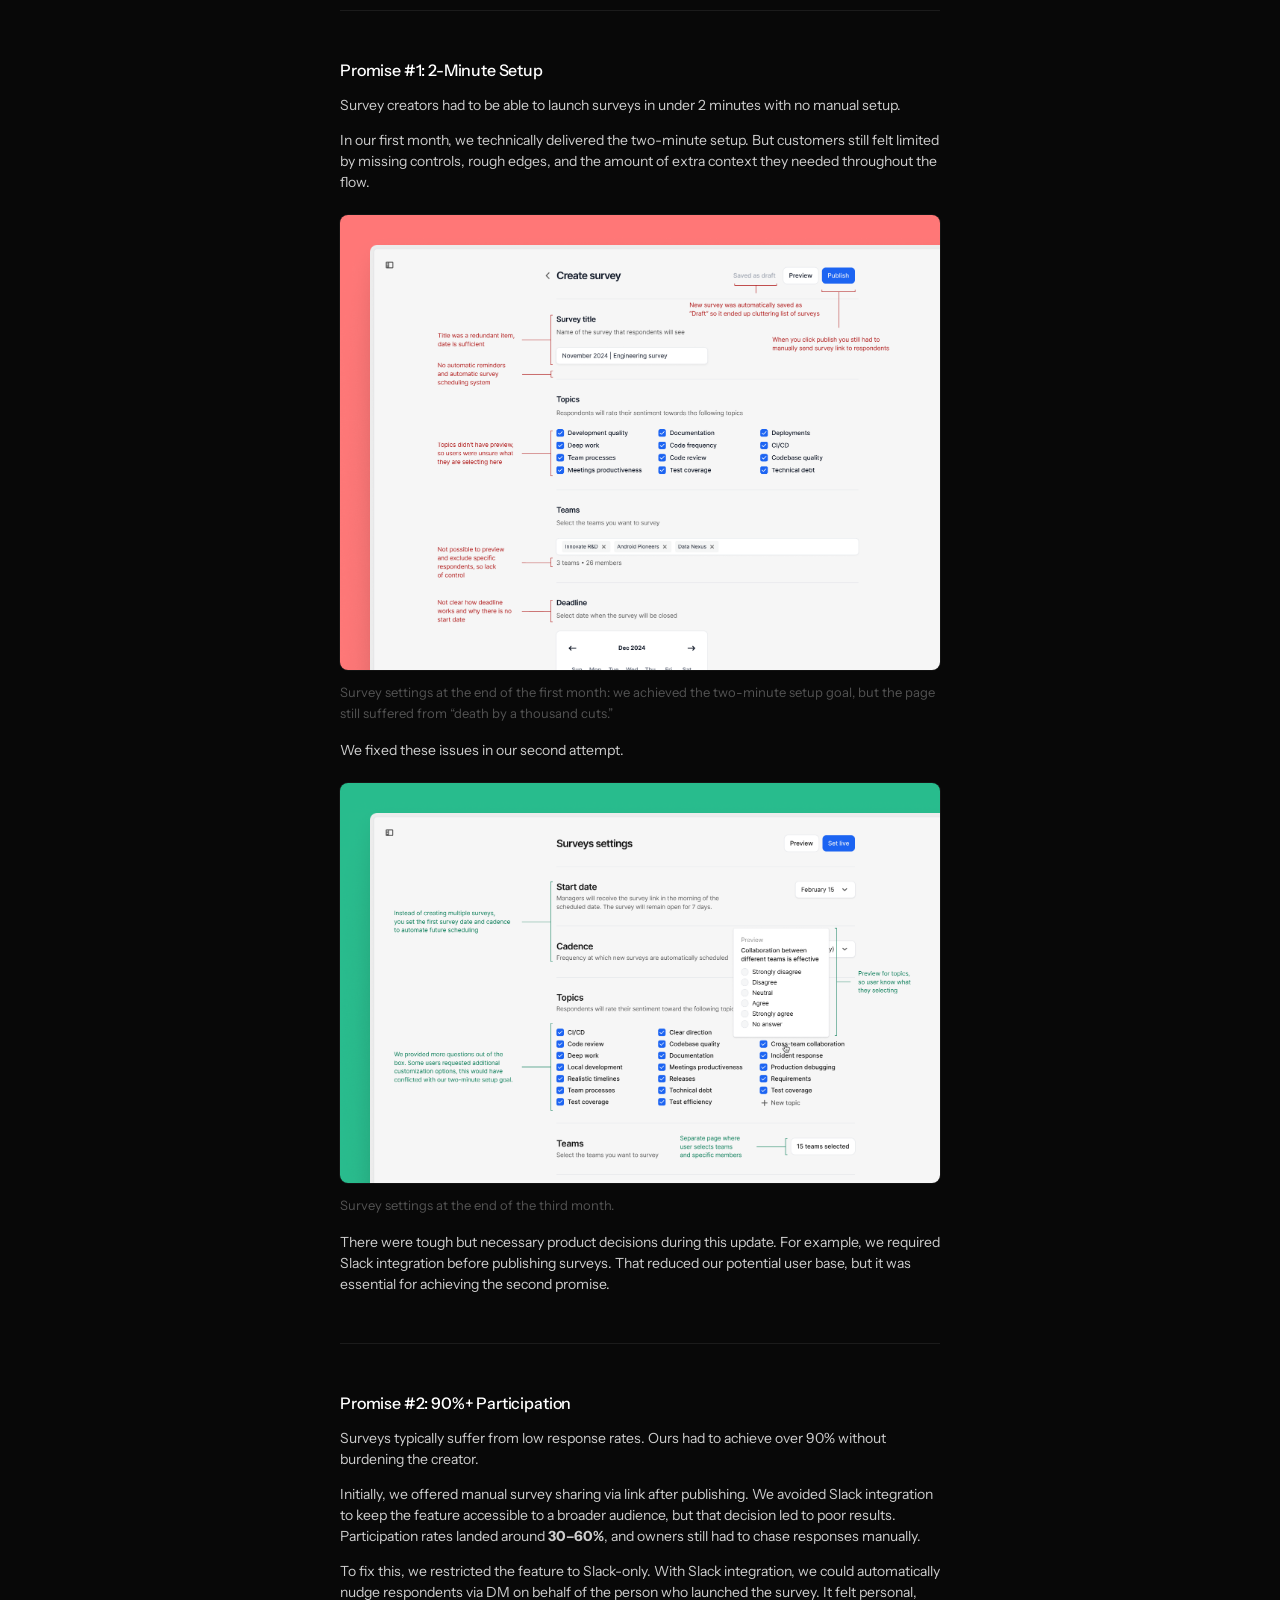
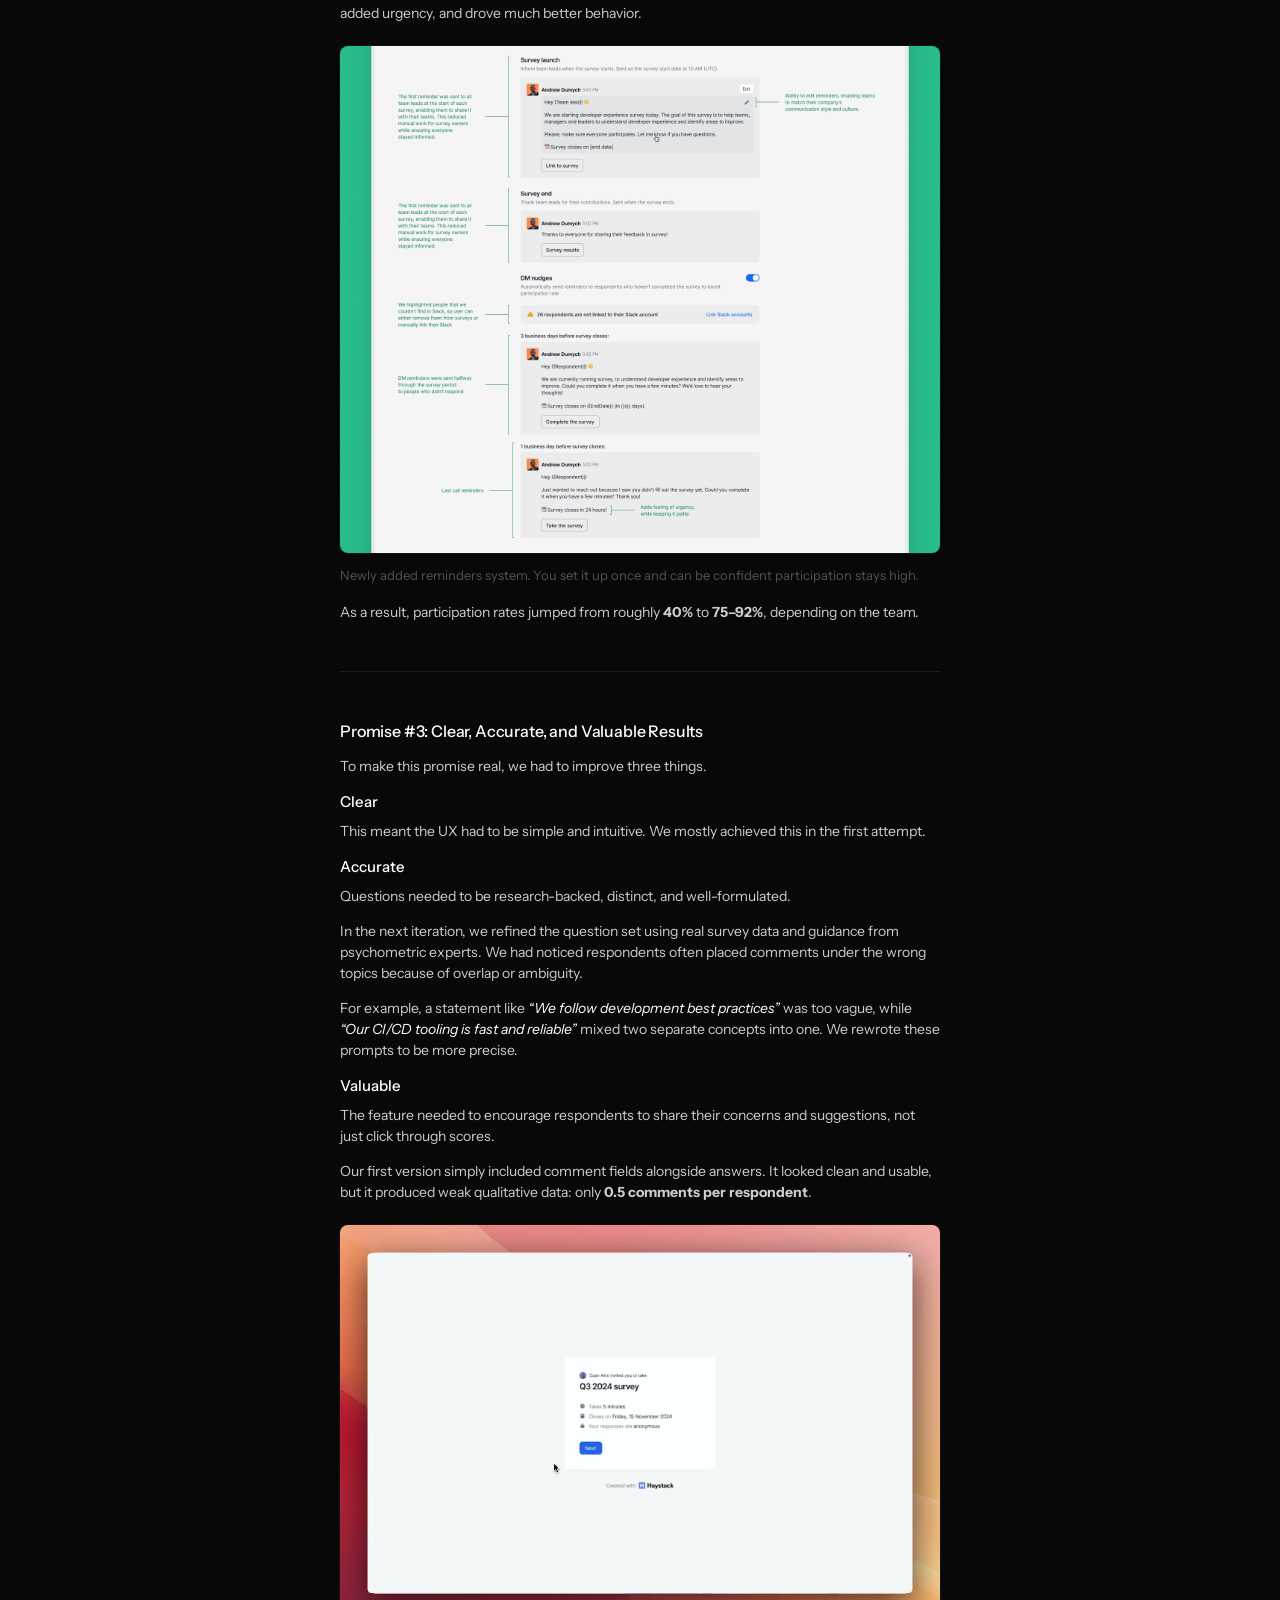
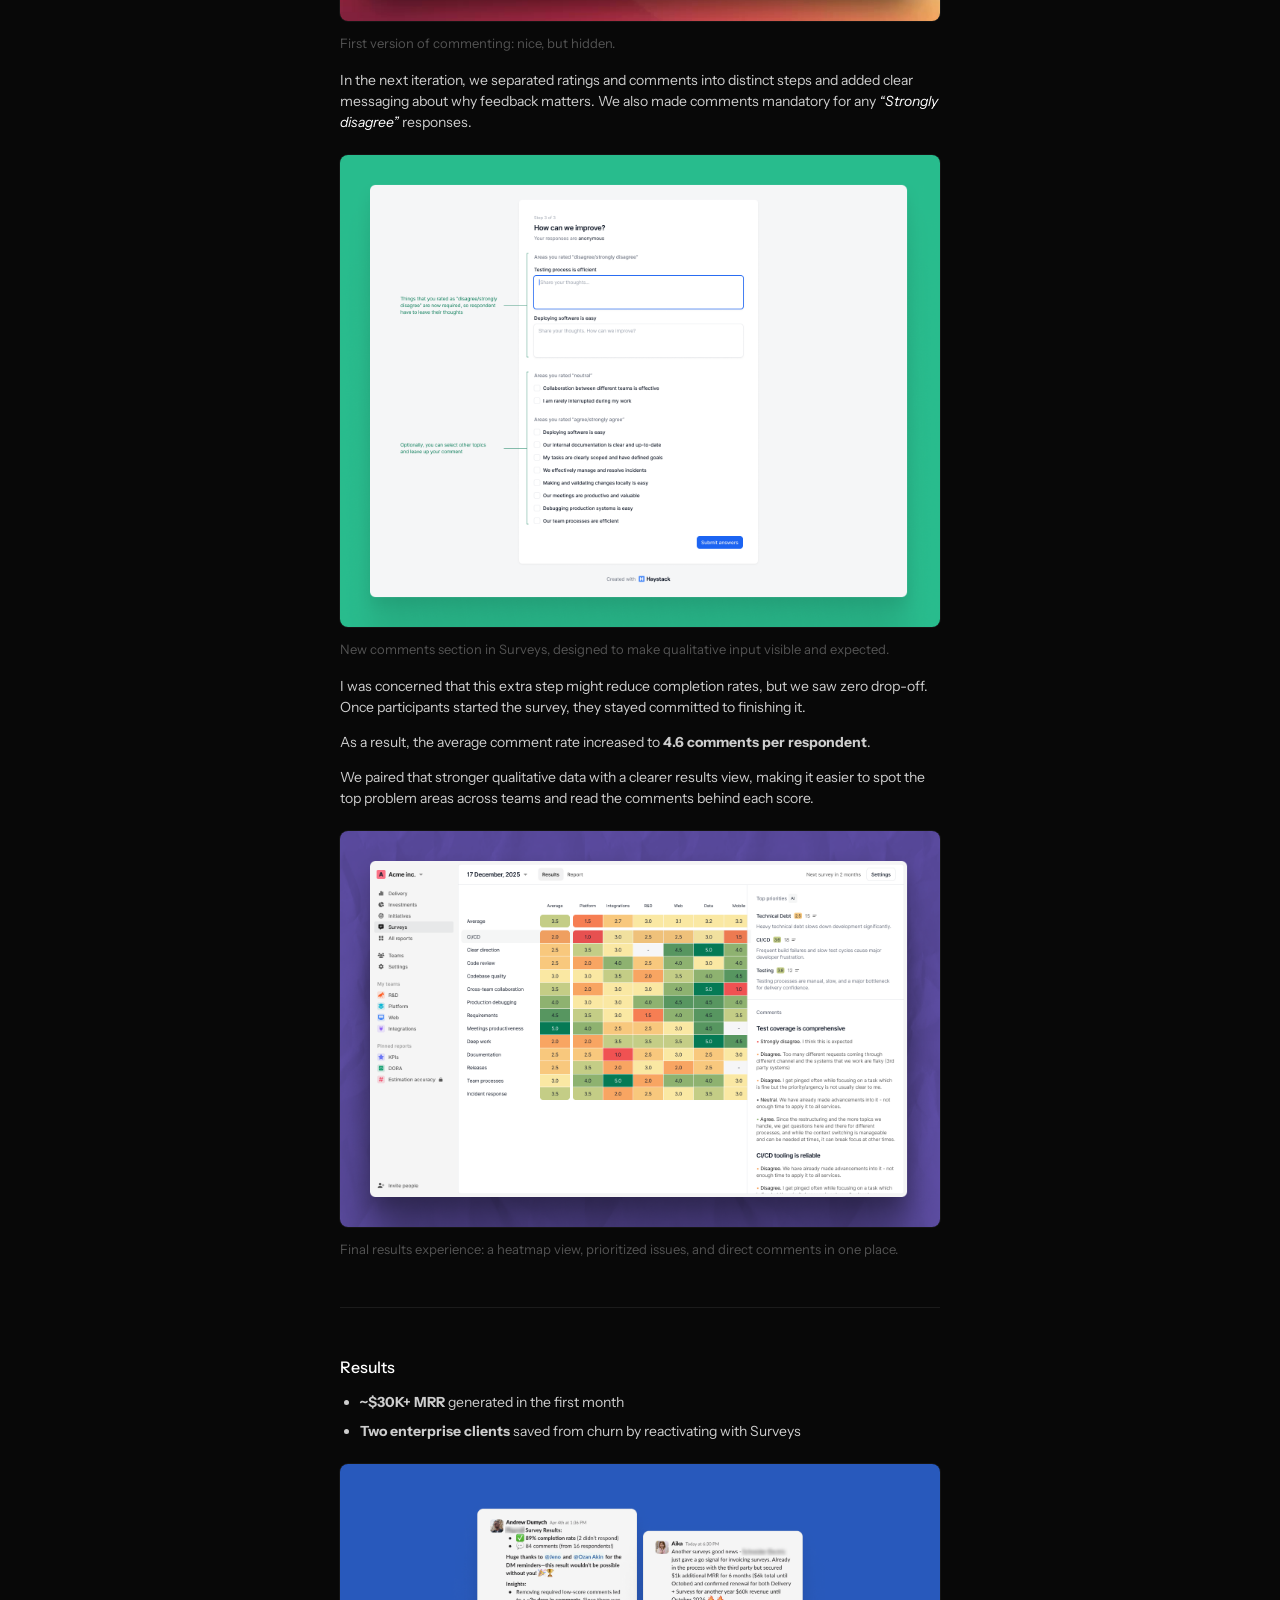
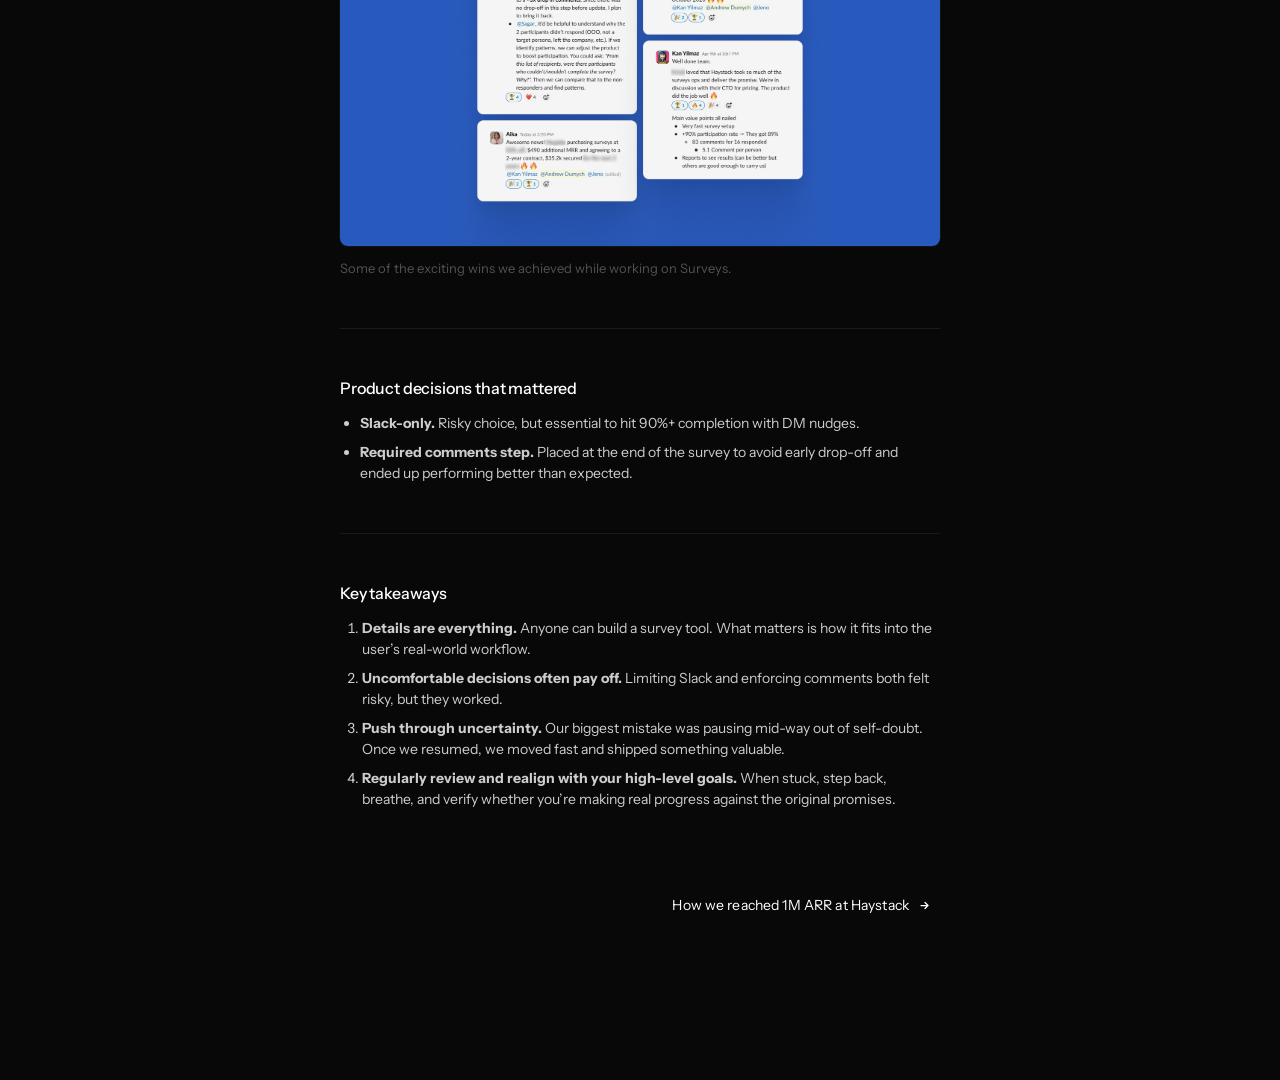
<file: cases/surveys/index.html>
<!DOCTYPE html>
<html lang="en">
  <head>
    <meta charset="utf-8" />
    <meta name="viewport" content="width=device-width, initial-scale=1" />
    <title>Building Surveys inside Haystack — Andrew</title>
    <meta
      name="description"
      content="How we launched developer experience surveys inside Haystack to defend market position, increase participation, and generate new revenue."
    />
    <meta name="theme-color" content="#1f1f1f" />
    <meta name="color-scheme" content="dark" />
    <link rel="preconnect" href="https://fonts.googleapis.com" />
    <link rel="preconnect" href="https://fonts.gstatic.com" crossorigin />
    <link
      href="https://fonts.googleapis.com/css2?family=Instrument+Sans:ital,wght@0,400;0,500;1,400&display=swap"
      rel="stylesheet"
    />
    <link rel="icon" type="image/png" href="../../favicon-96x96.png" sizes="96x96" />
    <link rel="icon" type="image/svg+xml" href="../../favicon.svg" />
    <link rel="shortcut icon" href="../../favicon.ico" />
    <link rel="apple-touch-icon" sizes="180x180" href="../../apple-touch-icon.png" />
    <meta name="apple-mobile-web-app-title" content="MyWebSite" />
    <link rel="manifest" href="../../site.webmanifest" />
    <link rel="stylesheet" href="../../css/styles.css" />
  </head>
  <body class="page-is-entering">
    <div class="site">
      <div class="page-shell">
        <p class="case__back case__back--sticky" data-reveal>
          <a class="intro__link case__back-link" href="../../index.html">
            <span class="intro__link-icon case__back-icon" aria-hidden="true">
              <svg viewBox="0 0 15 15" fill="none" xmlns="http://www.w3.org/2000/svg">
                <defs>
                  <clipPath id="case-back-pass-clip-surveys">
                    <rect x="3.25" y="3.25" width="8.5" height="8.5" rx="0.25" />
                  </clipPath>
                </defs>
                <g clip-path="url(#case-back-pass-clip-surveys)">
                  <g class="case__back-icon-pass case__back-icon-pass--outgoing">
                    <path
                      d="M11 7.5H4M4 7.5L7 4.5M4 7.5L7 10.5"
                      stroke="currentColor"
                      stroke-width="1.25"
                      stroke-linecap="round"
                      stroke-linejoin="round"
                    />
                  </g>
                  <g class="case__back-icon-pass case__back-icon-pass--incoming">
                    <path
                      d="M11 7.5H4M4 7.5L7 4.5M4 7.5L7 10.5"
                      stroke="currentColor"
                      stroke-width="1.25"
                      stroke-linecap="round"
                      stroke-linejoin="round"
                    />
                  </g>
                </g>
              </svg>
            </span>
            <span>Go back</span>
          </a>
        </p>
        <div class="page-shell__stack">
          <article class="case case--gallery-layout" data-case-view-root data-case-view="story">
            <header class="case__header">
              <h1 class="case__title">Building Surveys inside Haystack</h1>
              <p class="case__meta">2024–2025</p>
            </header>

            <p class="case__lede">
              In response to a fast-growing competitor offering developer experience surveys based on qualitative data,
              we built and launched a Surveys feature inside Haystack. The goal was to match the competitor's value
              proposition, defend our market position, and transform a potential threat into an opportunity.
            </p>

            <a
              class="case__demo-card"
              href="https://surveys-preview.vercel.app/"
              target="_blank"
              rel="noopener noreferrer"
              aria-label="Open surveys live demo in a new tab"
              data-case-view-item="story"
              data-reveal
            >
              <div class="case__demo-card-media-shell">
                <div class="case__demo-card-media">
                  <img
                    src="../../assets/cases/surveys/live-demo-preview.png"
                    alt="Preview of the surveys results dashboard inside Haystack"
                    width="900"
                    height="360"
                    loading="lazy"
                    decoding="async"
                  />
                </div>
              </div>
              <div class="case__demo-card-footer">
                <div class="case__demo-card-cta" aria-hidden="true">
                  <span>Try interactive demo</span>
                  <span class="case__demo-card-cta-icon">
                    <svg viewBox="0 0 15 15" fill="none" xmlns="http://www.w3.org/2000/svg">
                      <defs>
                        <clipPath id="case-demo-card-pass-clip">
                          <rect x="3.25" y="3.25" width="8.5" height="8.5" rx="0.25" />
                        </clipPath>
                      </defs>
                      <g clip-path="url(#case-demo-card-pass-clip)">
                        <g class="case__demo-card-icon-pass case__demo-card-icon-pass--outgoing">
                          <path
                            d="M4 11L11 4M11 4H6.5M11 4V8.5"
                            stroke="currentColor"
                            stroke-width="1.25"
                            stroke-linecap="round"
                            stroke-linejoin="round"
                          />
                        </g>
                        <g class="case__demo-card-icon-pass case__demo-card-icon-pass--incoming">
                          <path
                            d="M4 11L11 4M11 4H6.5M11 4V8.5"
                            stroke="currentColor"
                            stroke-width="1.25"
                            stroke-linecap="round"
                            stroke-linejoin="round"
                          />
                        </g>
                      </g>
                    </svg>
                  </span>
                </div>
              </div>
            </a>

            <hr class="case__divider" data-case-view-item="story" />

            <section class="case__section" aria-labelledby="surveys-context" data-case-view-item="story">
              <h2 id="surveys-context">Context</h2>
              <p>
                We noticed a new company growing rapidly, about <strong>4x per year</strong>, by offering executive-level
                insights through developer experience surveys. Although they were indirect competitors, they began
                moving into our domain.
              </p>
              <p>
                To maintain our strong market position, we needed to deliver our own version of developer experience
                surveys quickly.
              </p>
            </section>

            <hr class="case__divider" data-case-view-item="story" />

            <section class="case__section" aria-labelledby="surveys-goals" data-case-view-item="story">
              <h2 id="surveys-goals">Goals</h2>
              <p>To succeed, we needed to deliver three key promises:</p>
              <ol class="case__ol">
                <li><strong>2-Minute Setup.</strong> Launch surveys in under 2 minutes with no question writing.</li>
                <li>
                  <strong>90%+ Participation.</strong> Reach high response rates without creating work for the survey
                  owner.
                </li>
                <li>
                  <strong>Clear, Accurate Results.</strong> Make it obvious what’s working, what’s broken, and how to
                  improve without reading a full report.
                </li>
              </ol>
            </section>

            <hr class="case__divider" data-case-view-item="story" />

            <section class="case__section" aria-labelledby="surveys-timeline" data-case-view-item="story">
              <h2 id="surveys-timeline">Timeline</h2>
              <ul class="case__list case__list--tight">
                <li>
                  <strong>Month 1.</strong> We began with discovery, designed clickable prototypes, and released to
                  power users.
                </li>
                <li>
                  <strong>Month 2.</strong> We paused the project. Interest was validated, but weeks of iteration
                  yielded no closed deals.
                </li>
                <li>
                  <strong>Month 3.</strong> We realized we had only made 10% progress on each promise, not truly
                  solved any of them. We doubled down on complete solutions instead of partial MVPs, and that’s when
                  everything clicked.
                </li>
              </ul>

              <aside class="case__aside">
                <strong>Below, I’ll analyze each promise, explaining what failed in our first attempt and how we ultimately
                succeeded in the third month.</strong>
              </aside>
            </section>

            <hr class="case__divider" data-case-view-item="story" />

            <section class="case__section" aria-labelledby="surveys-promise-1" data-case-view-item="story">
              <h2 id="surveys-promise-1">Promise #1: 2-Minute Setup</h2>
              <p>Survey creators had to be able to launch surveys in under 2 minutes with no manual setup.</p>
              <p>
                In our first month, we technically delivered the two-minute setup. But customers still felt limited by
                missing controls, rough edges, and the amount of extra context they needed throughout the flow.
              </p>

              <figure class="case__figure">
                <img
                  src="../../assets/cases/surveys/setup-v1.png"
                  alt="First version of the survey setup flow with annotated product issues and missing controls"
                  width="1608"
                  height="1219"
                  loading="lazy"
                  decoding="async"
                />
                <figcaption class="case__caption">
                  Survey settings at the end of the first month: we achieved the two-minute setup goal, but the page
                  still suffered from “death by a thousand cuts.”
                </figcaption>
              </figure>

              <p>We fixed these issues in our second attempt.</p>

              <figure class="case__figure">
                <img
                  src="../../assets/cases/surveys/setup-v2.png"
                  alt="Final survey settings page with automated scheduling, topic previews, and team selection improvements"
                  width="1608"
                  height="1071"
                  loading="lazy"
                  decoding="async"
                />
                <figcaption class="case__caption">Survey settings at the end of the third month.</figcaption>
              </figure>

              <p>
                There were tough but necessary product decisions during this update. For example, we required Slack
                integration before publishing surveys. That reduced our potential user base, but it was essential for
                achieving the second promise.
              </p>
            </section>

            <hr class="case__divider" data-case-view-item="story" />

            <section class="case__section" aria-labelledby="surveys-promise-2" data-case-view-item="story">
              <h2 id="surveys-promise-2">Promise #2: 90%+ Participation</h2>
              <p>
                Surveys typically suffer from low response rates. Ours had to achieve over 90% without burdening the
                creator.
              </p>
              <p>
                Initially, we offered manual survey sharing via link after publishing. We avoided Slack integration to
                keep the feature accessible to a broader audience, but that decision led to poor results. Participation
                rates landed around <strong>30–60%</strong>, and owners still had to chase responses manually.
              </p>
              <p>
                To fix this, we restricted the feature to Slack-only. With Slack integration, we could automatically
                nudge respondents via DM on behalf of the person who launched the survey. It felt personal, added
                urgency, and drove much better behavior.
              </p>

              <figure class="case__figure">
                <img
                  src="../../assets/cases/surveys/reminders-system.png"
                  alt="Survey reminder system with scheduled Slack announcements, DM nudges, and Slack account linking state"
                  width="1608"
                  height="1358"
                  loading="lazy"
                  decoding="async"
                />
                <figcaption class="case__caption">
                  Newly added reminders system. You set it up once and can be confident participation stays high.
                </figcaption>
              </figure>

              <p>
                As a result, participation rates jumped from roughly <strong>40%</strong> to <strong>75–92%</strong>,
                depending on the team.
              </p>
            </section>

            <hr class="case__divider" data-case-view-item="story" />

            <section class="case__section" aria-labelledby="surveys-promise-3" data-case-view-item="story">
              <h2 id="surveys-promise-3">Promise #3: Clear, Accurate, and Valuable Results</h2>
              <p>To make this promise real, we had to improve three things.</p>

              <h3 class="case__subhead">Clear</h3>
              <p>This meant the UX had to be simple and intuitive. We mostly achieved this in the first attempt.</p>

              <h3 class="case__subhead">Accurate</h3>
              <p>Questions needed to be research-backed, distinct, and well-formulated.</p>
              <p>
                In the next iteration, we refined the question set using real survey data and guidance from
                psychometric experts. We had noticed respondents often placed comments under the wrong topics because of
                overlap or ambiguity.
              </p>
              <p>
                For example, a statement like <q class="case__pull">We follow development best practices</q> was too
                vague, while <q class="case__pull">Our CI/CD tooling is fast and reliable</q> mixed two separate
                concepts into one. We rewrote these prompts to be more precise.
              </p>

              <h3 class="case__subhead">Valuable</h3>
              <p>
                The feature needed to encourage respondents to share their concerns and suggestions, not just click
                through scores.
              </p>
              <p>
                Our first version simply included comment fields alongside answers. It looked clean and usable, but it
                produced weak qualitative data: only <strong>0.5 comments per respondent</strong>.
              </p>

              <figure class="case__figure case__figure--video">
                <video
                  muted
                  loop
                  playsinline
                  preload="none"
                  poster="../../assets/cases/surveys/comments-v1-poster.jpg"
                  aria-label="First version of the surveys commenting experience"
                >
                  <source data-src="../../assets/cases/surveys/comments-v1.mp4" type="video/mp4" />
                  Your browser does not support the video tag.
                </video>
                <figcaption class="case__caption">First version of commenting: nice, but hidden.</figcaption>
              </figure>

              <p>
                In the next iteration, we separated ratings and comments into distinct steps and added clear messaging
                about why feedback matters. We also made comments mandatory for any
                <q class="case__pull">Strongly disagree</q> responses.
              </p>

              <figure class="case__figure">
                <img
                  src="../../assets/cases/surveys/comments-v2.png"
                  alt="Improved survey comments step with a dedicated page and prompts for written feedback"
                  width="1608"
                  height="1266"
                  loading="lazy"
                  decoding="async"
                />
                <figcaption class="case__caption">
                  New comments section in Surveys, designed to make qualitative input visible and expected.
                </figcaption>
              </figure>

              <p>
                I was concerned that this extra step might reduce completion rates, but we saw zero drop-off. Once
                participants started the survey, they stayed committed to finishing it.
              </p>
              <p>As a result, the average comment rate increased to <strong>4.6 comments per respondent</strong>.</p>

              <p>
                We paired that stronger qualitative data with a clearer results view, making it easier to spot the top
                problem areas across teams and read the comments behind each score.
              </p>

              <figure class="case__figure">
                <img
                  src="../../assets/cases/surveys/results-dashboard.png"
                  alt="Surveys results dashboard with a heatmap, AI-ranked priorities, and qualitative comments"
                  width="1608"
                  height="1060"
                  loading="lazy"
                  decoding="async"
                />
                <figcaption class="case__caption">
                  Final results experience: a heatmap view, prioritized issues, and direct comments in one place.
                </figcaption>
              </figure>
            </section>

            <hr class="case__divider" data-case-view-item="story" />

            <section class="case__section" aria-labelledby="surveys-results" data-case-view-item="story">
              <h2 id="surveys-results">Results</h2>
              <ul class="case__list case__list--tight">
                <li><strong>~$30K+ MRR</strong> generated in the first month</li>
                <li><strong>Two enterprise clients</strong> saved from churn by reactivating with Surveys</li>
              </ul>

              <figure class="case__figure">
                <img
                  src="../../assets/cases/surveys/customer-wins.png"
                  alt="Slack messages celebrating survey revenue wins and saved customer renewals"
                  width="1608"
                  height="1025"
                  loading="lazy"
                  decoding="async"
                />
                <figcaption class="case__caption">Some of the exciting wins we achieved while working on Surveys.</figcaption>
              </figure>
            </section>

            <hr class="case__divider" data-case-view-item="story" />

            <section class="case__section" aria-labelledby="surveys-decisions" data-case-view-item="story">
              <h2 id="surveys-decisions">Product decisions that mattered</h2>
              <ul class="case__list case__list--tight">
                <li><strong>Slack-only.</strong> Risky choice, but essential to hit 90%+ completion with DM nudges.</li>
                <li>
                  <strong>Required comments step.</strong> Placed at the end of the survey to avoid early drop-off and
                  ended up performing better than expected.
                </li>
              </ul>
            </section>

            <hr class="case__divider" data-case-view-item="story" />

            <section class="case__section" aria-labelledby="surveys-takeaways" data-case-view-item="story">
              <h2 id="surveys-takeaways">Key takeaways</h2>
              <ol class="case__ol">
                <li>
                  <strong>Details are everything.</strong> Anyone can build a survey tool. What matters is how it fits
                  into the user’s real-world workflow.
                </li>
                <li>
                  <strong>Uncomfortable decisions often pay off.</strong> Limiting Slack and enforcing comments both
                  felt risky, but they worked.
                </li>
                <li>
                  <strong>Push through uncertainty.</strong> Our biggest mistake was pausing mid-way out of self-doubt.
                  Once we resumed, we moved fast and shipped something valuable.
                </li>
                <li>
                  <strong>Regularly review and realign with your high-level goals.</strong> When stuck, step back,
                  breathe, and verify whether you’re making real progress against the original promises.
                </li>
              </ol>
            </section>

            <nav class="case__pager" aria-label="Case study navigation">
              <a class="case__pager-link case__pager-link--next" href="../haystack/index.html">
                <span class="case__pager-label">How we reached 1M ARR at Haystack</span>
                <span class="case__pager-icon" aria-hidden="true">
                  <svg viewBox="0 0 15 15" fill="none" xmlns="http://www.w3.org/2000/svg">
                    <path
                      d="M4 7.5H11M11 7.5L8 4.5M11 7.5L8 10.5"
                      stroke="currentColor"
                      stroke-width="1.25"
                      stroke-linecap="round"
                      stroke-linejoin="round"
                    />
                  </svg>
                </span>
              </a>
            </nav>
          </article>
        </div>
      </div>
    </div>
    <div class="lightbox" aria-hidden="true" hidden>
      <div class="lightbox__dialog" role="dialog" aria-modal="true" aria-label="Expanded image view">
        <div class="lightbox__toolbar">
          <button class="lightbox__button" type="button" data-lightbox-zoom-out aria-label="Zoom out">−</button>
          <button class="lightbox__button" type="button" data-lightbox-zoom-in aria-label="Zoom in">+</button>
          <button class="lightbox__button" type="button" data-lightbox-close aria-label="Close image">Close</button>
        </div>
        <div class="lightbox__stage" data-lightbox-stage>
          <img class="lightbox__image" alt="" data-lightbox-image />
        </div>
        <p class="lightbox__caption" data-lightbox-caption hidden></p>
      </div>
    </div>
    <script src="../../js/site.js"></script>
  </body>
</html>
</file>
<file: css/styles.css>
/* Background: radial gradient plus tiled noise; content aligned to Figma frame 7:46 */
:root {
  --color-bg: #080808;
  --color-bg-top: #242424;
  --color-text: rgba(255, 255, 255, 0.8);
  --color-text-muted: rgba(255, 255, 255, 0.3);
  --color-heading: #ffffff;
  --color-media-border: rgba(255, 255, 255, 0.05);
  --font-sans: "Instrument Sans", system-ui, -apple-system, sans-serif;
  --font-size-base: 0.875rem; /* 14px */
  --line-height-body: 21px;
  --line-height-tight: 1.5;
  --radius-card: 8px;
  --content-max: 37.5rem; /* 600px */
  --intro-max: 18.75rem; /* 300px */
  --space-site-pt: 10rem; /* 160px */
  --space-site-pb: 10rem; /* 160px */
  --gap-header-main: 4.5rem; /* 72px */
  --gap-content: 3rem; /* 48px */
  --gap-projects: 0.5rem; /* 8px */
  --gap-nav: 0.979rem; /* ~15.67px */
  --aspect-project: 16 / 9;
  --noise-opacity: 0.25;
  --noise-size: 80px;
  --noise-image:
    url("data:image/svg+xml,%3Csvg xmlns='http://www.w3.org/2000/svg' width='160' height='160' viewBox='0 0 160 160' fill='none'%3E%3Cfilter id='noise' x='0' y='0' width='160' height='160' filterUnits='userSpaceOnUse' color-interpolation-filters='sRGB'%3E%3CfeTurbulence type='fractalNoise' baseFrequency='0.85' numOctaves='2' seed='8023' stitchTiles='stitch' result='turbulence'/%3E%3CfeColorMatrix in='turbulence' type='saturate' values='0' result='desaturated'/%3E%3CfeComponentTransfer in='desaturated' result='grain'%3E%3CfeFuncA type='table' tableValues='0 0.12 0.22 0.34 0.46 0.58 0.7 0.82'/%3E%3C/feComponentTransfer%3E%3C/filter%3E%3Crect width='160' height='160' filter='url(%23noise)' fill='%23000'/%3E%3C/svg%3E");
  --page-shell-gutter: 0px;
  --intro-gap: 1rem; /* 16px */
  --intro-link-gap: 1rem; /* 16px */
  --intro-link-radius: 8px;
  --intro-link-padding-x: 0.5rem; /* 8px */
  --intro-link-padding-y: 0.25rem; /* 4px */
  --intro-link-overflow: 0.5rem; /* 8px */
  --intro-link-hover-fill: rgba(255, 255, 255, 0.05);
  --intro-link-hover-border: rgba(255, 255, 255, 0);
  --intro-link-hover-shift: 0px;
  --intro-link-transition-duration: 150ms;
  --intro-link-transition-ease: cubic-bezier(0, 0, 0.2, 1);
  --linkedin-arrow-enter-x: -12px;
  --linkedin-arrow-enter-y: 12px;
  --linkedin-arrow-exit-x: 9px;
  --linkedin-arrow-exit-y: -9px;
  --linkedin-arrow-exchange-duration: 600ms;
  --linkedin-arrow-exchange-gap: 400ms;
  --linkedin-arrow-exchange-total-duration: calc(var(--linkedin-arrow-exchange-duration) + var(--linkedin-arrow-exchange-gap));
  --linkedin-arrow-repeat-count: 1;
  --back-arrow-enter-x: 12px;
  --back-arrow-enter-y: 0px;
  --back-arrow-exit-x: -9px;
  --back-arrow-exit-y: 0px;
  --page-fade-duration: 220ms;
  --reveal-duration: 220ms;
  --reveal-stagger: 44ms;
  --reveal-distance: 10px;
  --reveal-delay: 20ms;
  --card-hover-duration: 200ms;
  --card-hover-ease: cubic-bezier(0, 0, 0.2, 1);
  --card-padding-inline: 0px;
  --card-padding-inline-hover: 12px;
  --card-padding-top: 12px;
  --card-padding-bottom: 8px;
  --card-gap: 8px;
  --card-gap-hover: 8px;
  --card-radius-outer: 16px;
  --card-preview-radius: 8px;
  --card-meta-padding-inline: 0px;
  --card-meta-padding-inline-hover: 0px;
  --card-hover-fill: rgba(255, 255, 255, 0.05);
  --card-hover-overflow: 12px;
  --card-compact-padding-inline: 0px;
  --card-compact-grid-gap: 24px;
  --card-compact-grid-gap-mobile-row: 14px;
  --card-compact-grid-gap-mobile-column: 16px;
  --card-compact-preview-radius: 8px;
  --card-compact-hover-radius: 16px;
  --case-stack-gap: 3rem;
  --case-header-gap: 0.75rem;
  --case-flow-space: 0.875rem;
  --case-space-after-h2: 0.875rem;
  --case-space-after-h3: 0.5rem;
  --case-space-before-media: 0.5rem;
  --case-space-after-media: 1rem;
  --case-caption-space: 0.75rem;
  --case-h1-size: 1.625rem;
  --case-h1-line-height: 1.2;
  --case-h2-size: 1rem;
  --case-h2-line-height: 1.4;
  --case-h3-size: 0.9375rem;
  --case-h3-line-height: 1.45;
  --case-media-max-width: 800px;
  --case-media-breakout-width: min(100vw - 32px, var(--case-media-max-width));
  --compare-radius: 12px;
  --compare-interaction-inset: 0.12;
  --certificate-card-perspective: 1400px;
  --certificate-card-depth: 4px;
  --certificate-card-edge-inset: 10px;
  --certificate-card-hover-tilt: 5deg;
  --certificate-card-drag-sensitivity: 0.24deg;
  --certificate-card-max-rotate-x: 360deg;
  --certificate-card-max-rotate-y: 360deg;
  --certificate-card-inertia: 1;
  --certificate-card-damping: 0.92;
  --certificate-card-inertia-finish-threshold: 0.018;
  --certificate-card-return-delay: 120ms;
  --certificate-card-reset-speed: 0.075;
  --certificate-card-highlight-intensity: 0.18;
}

*,
*::before,
*::after {
  box-sizing: border-box;
}

html {
  min-height: 100%;
  -webkit-text-size-adjust: 100%;
  background-color: var(--color-bg);
  background-image:
    var(--noise-image),
    radial-gradient(ellipse 130% 58% at 50% -20%, var(--color-bg-top) 0%, var(--color-bg) 58%);
  background-repeat: repeat, no-repeat;
  background-size: var(--noise-size) var(--noise-size), 100% 100%;
  background-position: left top, center top;
}

body {
  position: relative;
  margin: 0;
  min-height: 100vh;
  font-family: var(--font-sans);
  font-size: var(--font-size-base);
  font-weight: 400;
  line-height: var(--line-height-body);
  color: var(--color-text);
  background-color: var(--color-bg);
  isolation: isolate;
}

body.page-is-entering .site,
body.page-is-leaving .site {
  opacity: 0;
}

body.page-is-ready .site {
  opacity: 1;
}

[data-reveal] {
  opacity: 0;
  transform: translateY(var(--reveal-distance));
  will-change: opacity, transform;
}

body.page-is-ready [data-reveal] {
  animation: reveal-in var(--reveal-duration) ease forwards;
  animation-delay: calc(var(--reveal-delay) + (var(--reveal-index, 0) * var(--reveal-stagger)));
}

body.page-is-leaving [data-reveal] {
  opacity: 0;
  transform: translateY(calc(var(--reveal-distance) * -0.35));
  animation: none;
}

@keyframes reveal-in {
  from {
    opacity: 0;
    transform: translateY(var(--reveal-distance));
  }

  to {
    opacity: 1;
    transform: translateY(0);
  }
}

img,
video {
  max-width: 100%;
  height: auto;
  vertical-align: middle;
}

.site-header__logo img,
.project-card__media,
.project-card__thumb,
.case-gallery__item,
.case__figure img,
.case__figure--video video,
.lightbox__image {
  box-shadow: 0 0 0 1px var(--color-media-border);
}

.site {
  min-height: 100vh;
  padding: var(--space-site-pt) 0 var(--space-site-pb);
  transition: opacity var(--page-fade-duration) ease;
}

.page-shell {
  position: relative;
  width: min(100%, calc(var(--content-max) + (2 * var(--page-shell-gutter))));
  max-width: calc(var(--content-max) + (2 * var(--page-shell-gutter)));
  margin-inline: auto;
  padding-inline: var(--page-shell-gutter);
}

.page-shell__stack {
  display: flex;
  flex-direction: column;
  gap: var(--gap-header-main);
}

.content {
  display: flex;
  flex-direction: column;
  gap: var(--gap-content);
}

.intro {
  display: flex;
  flex-direction: column;
  gap: var(--intro-gap);
  width: 100%;
}

.site-header {
  display: flex;
  align-items: center;
  justify-content: space-between;
  gap: 1rem;
  width: 100%;
  min-height: 2.125rem; /* 34px */
}

.site-header__logo {
  display: block;
  flex-shrink: 0;
  line-height: 0;
}

.site-header__logo img {
  display: block;
  width: 54px;
  height: 34px;
}

.site-header__nav {
  display: flex;
  flex-wrap: wrap;
  align-items: center;
  gap: var(--gap-nav);
  font-size: var(--font-size-base);
  line-height: var(--line-height-body);
  white-space: nowrap;
}

.site-header__link {
  color: var(--color-text);
  text-decoration: none;
}

.site-header__link:hover {
  color: #fff;
}

.site-header__link:focus-visible {
  outline: 2px solid rgba(255, 255, 255, 0.85);
  outline-offset: 3px;
}

.intro__greeting {
  margin: 0;
  width: min(100%, var(--intro-max));
  font-size: 1.25rem;
  font-weight: 500;
  line-height: var(--line-height-body);
  color: var(--color-heading);
}

.intro__bio {
  margin: 0;
  width: 100%;
  font-size: var(--font-size-base);
  font-weight: 400;
  line-height: 1.5714285714;
  letter-spacing: 0.01em;
  color: var(--color-heading);
}

.intro__links {
  display: inline-flex;
  flex-wrap: wrap;
  align-items: center;
  gap: var(--intro-link-gap);
  width: fit-content;
  max-width: 100%;
}

.intro__link {
  display: inline-flex;
  align-items: center;
  justify-content: center;
  gap: 0.5rem;
  padding: var(--intro-link-padding-y) 0;
  margin-inline: 0;
  border: 1px solid transparent;
  border-radius: var(--intro-link-radius);
  background-color: transparent;
  font-size: var(--font-size-base);
  line-height: var(--line-height-body);
  letter-spacing: 0.01em;
  color: var(--color-heading);
  text-decoration: none;
  transition:
    margin var(--intro-link-transition-duration) var(--intro-link-transition-ease),
    padding var(--intro-link-transition-duration) var(--intro-link-transition-ease),
    background-color var(--intro-link-transition-duration) var(--intro-link-transition-ease),
    border-color var(--intro-link-transition-duration) var(--intro-link-transition-ease),
    transform var(--intro-link-transition-duration) var(--intro-link-transition-ease);
}

.intro__link:hover {
  background-color: var(--intro-link-hover-fill);
  border-color: var(--intro-link-hover-border);
  padding-inline: var(--intro-link-padding-x);
  margin-inline: calc(var(--intro-link-overflow) * -1);
  transform: translateY(var(--intro-link-hover-shift));
}

.intro__link:focus-visible {
  padding-inline: var(--intro-link-padding-x);
  margin-inline: calc(var(--intro-link-overflow) * -1);
  outline: 2px solid rgba(255, 255, 255, 0.85);
  outline-offset: 3px;
}

.intro__link-icon {
  display: inline-flex;
  width: 15px;
  height: 15px;
  flex-shrink: 0;
}

.intro__link-icon svg {
  display: block;
  width: 100%;
  height: 100%;
}

.intro__link-icon-arrow {
  transform-box: fill-box;
  transform-origin: 50% 100%;
}

.intro__link-icon-pass {
  transform-box: fill-box;
  transform-origin: 50% 50%;
}

.intro__link-icon-pass--outgoing {
  transform: translate(0, 0);
}

.intro__link-icon-pass--incoming {
  transform: translate(var(--linkedin-arrow-enter-x), var(--linkedin-arrow-enter-y));
}

.intro__link--linkedin:hover .intro__link-icon-pass--outgoing,
.intro__link--linkedin:focus-visible .intro__link-icon-pass--outgoing {
  animation: intro-linkedin-arrow-out var(--linkedin-arrow-exchange-total-duration) var(--linkedin-arrow-repeat-count) both;
}

.intro__link--linkedin:hover .intro__link-icon-pass--incoming,
.intro__link--linkedin:focus-visible .intro__link-icon-pass--incoming {
  animation: intro-linkedin-arrow-in var(--linkedin-arrow-exchange-total-duration) var(--linkedin-arrow-repeat-count) both;
}

.case__back-link:hover .case__back-icon-pass--outgoing,
.case__back-link:focus-visible .case__back-icon-pass--outgoing {
  animation: case-back-arrow-out var(--linkedin-arrow-exchange-total-duration) var(--linkedin-arrow-repeat-count) both;
}

.case__back-link:hover .case__back-icon-pass--incoming,
.case__back-link:focus-visible .case__back-icon-pass--incoming {
  animation: case-back-arrow-in var(--linkedin-arrow-exchange-total-duration) var(--linkedin-arrow-repeat-count) both;
}

@keyframes intro-linkedin-arrow-out {
  0% {
    transform: translate(0, 0);
    animation-timing-function: cubic-bezier(0.55, 0.06, 0.84, 0.19);
  }

  42% {
    transform: translate(var(--linkedin-arrow-exit-x), var(--linkedin-arrow-exit-y));
  }

  42.0001%,
  100% {
    transform: translate(var(--linkedin-arrow-exit-x), var(--linkedin-arrow-exit-y));
  }
}

@keyframes intro-linkedin-arrow-in {
  0%,
  52% {
    transform: translate(var(--linkedin-arrow-enter-x), var(--linkedin-arrow-enter-y));
  }

  52.0001% {
    animation-timing-function: cubic-bezier(0.22, 1, 0.36, 1);
  }

  88%,
  100% {
    transform: translate(0, 0);
  }
}

@keyframes case-back-arrow-out {
  0% {
    transform: translate(0, 0);
    animation-timing-function: cubic-bezier(0.55, 0.06, 0.84, 0.19);
  }

  42% {
    transform: translate(var(--back-arrow-exit-x), var(--back-arrow-exit-y));
  }

  42.0001%,
  100% {
    transform: translate(var(--back-arrow-exit-x), var(--back-arrow-exit-y));
  }
}

@keyframes case-back-arrow-in {
  0%,
  52% {
    transform: translate(var(--back-arrow-enter-x), var(--back-arrow-enter-y));
  }

  52.0001% {
    animation-timing-function: cubic-bezier(0.22, 1, 0.36, 1);
  }

  88%,
  100% {
    transform: translate(0, 0);
  }
}

.intro__link--download:hover .intro__link-icon-arrow,
.intro__link--download:focus-visible .intro__link-icon-arrow {
  animation: intro-download-bounce 0.7s cubic-bezier(0.22, 0.61, 0.36, 1) 3;
}

@keyframes intro-download-bounce {
  0%,
  100% {
    transform: translateY(0);
  }

  35% {
    transform: translateY(1.6px);
  }

  60% {
    transform: translateY(0.45px);
  }
}


.work__list {
  list-style: none;
  margin: 0;
  padding: 0;
  display: flex;
  flex-direction: column;
  gap: var(--gap-projects);
}

.work__archive {
  padding-top: calc(0.25rem + 24px);
}

.work__archive-header {
  display: flex;
  flex-direction: column;
  gap: 0.5rem;
  margin-bottom: 0.5rem;
}

.work__archive-header::after {
  content: "";
  width: 100%;
  height: 1px;
  background: rgba(255, 255, 255, 0.08);
}

.work__archive-label {
  color: var(--color-heading);
  font-size: var(--font-size-base);
  line-height: 22px;
  letter-spacing: 0.01em;
}

.work__archive-list {
  list-style: none;
  margin: 0;
  padding: 0;
}

.project-card__link {
  display: flex;
  flex-direction: column;
  gap: var(--card-gap);
  padding: var(--card-padding-top) var(--card-padding-inline) var(--card-padding-bottom);
  margin-inline: 0;
  border-radius: var(--card-radius-outer);
  color: inherit;
  text-decoration: none;
  transition:
    margin var(--card-hover-duration) var(--card-hover-ease),
    padding var(--card-hover-duration) var(--card-hover-ease),
    gap var(--card-hover-duration) var(--card-hover-ease),
    background-color var(--card-hover-duration) var(--card-hover-ease);
}

.project-card__media,
.project-card__meta,
.project-card__title,
.project-card__year {
  transition:
    padding var(--card-hover-duration) var(--card-hover-ease),
    color var(--card-hover-duration) var(--card-hover-ease),
    opacity var(--card-hover-duration) var(--card-hover-ease);
}

.project-card__link:focus-visible {
  outline: 2px solid rgba(255, 255, 255, 0.85);
  outline-offset: 4px;
  border-radius: var(--radius-card);
}

.project-card__link--compact {
  display: grid;
  grid-template-columns: 85px minmax(0, 1fr) 82px 86px;
  align-items: center;
  gap: var(--card-compact-grid-gap);
  padding: 0.75rem var(--card-compact-padding-inline);
  border-radius: var(--card-compact-hover-radius);
}

.project-card__media {
  position: relative;
  width: 100%;
  aspect-ratio: var(--aspect-project);
  border-radius: var(--card-preview-radius);
  overflow: hidden;
  background-color: #141414;
}

.project-card__video {
  position: absolute;
  inset: 0;
  width: 100%;
  height: 100%;
  object-fit: cover;
  object-position: center top;
}

.project-card__image {
  position: absolute;
  inset: 0;
  width: 100%;
  height: 100%;
  object-fit: cover;
  object-position: center top;
}

.project-card__thumb {
  position: relative;
  flex-shrink: 0;
  width: 85px;
  aspect-ratio: 85 / 43;
  overflow: hidden;
  border-radius: var(--card-compact-preview-radius);
  background-color: #141414;
}

.project-card__thumb-image,
.project-card__thumb-video {
  position: absolute;
  inset: 0;
  width: 100%;
  height: 100%;
  object-fit: cover;
}

.project-card__thumb-video {
}

.project-card__compact-main {
  min-width: 0;
}

.project-card__compact-title,
.project-card__compact-type,
.project-card__compact-year {
  font-size: var(--font-size-base);
  letter-spacing: 0.01em;
}

.project-card__compact-title {
  color: var(--color-heading);
  line-height: 22px;
}

.project-card__compact-type,
.project-card__compact-year {
  color: rgba(255, 255, 255, 0.6);
  line-height: 21px;
}

.project-card__compact-type {
  white-space: nowrap;
}

.project-card__compact-year {
  text-align: right;
  white-space: nowrap;
}

.project-card__meta {
  display: flex;
  align-items: center;
  justify-content: space-between;
  gap: 1rem;
  width: 100%;
  padding: 4px var(--card-meta-padding-inline);
  font-size: var(--font-size-base);
  line-height: var(--line-height-body);
  white-space: nowrap;
}

.project-card__title {
  overflow: hidden;
  text-overflow: ellipsis;
  min-width: 0;
  color: var(--color-text);
}

.project-card__year {
  flex-shrink: 0;
  color: var(--color-text-muted);
}

.project-card__link:hover .project-card__media,
.project-card__link:focus-visible .project-card__media {
  transform: none;
}

.project-card__link:hover,
.project-card__link:focus-visible {
  gap: var(--card-gap-hover);
  padding-inline: var(--card-padding-inline-hover);
  margin-inline: calc(var(--card-hover-overflow) * -1);
  background-color: var(--card-hover-fill);
}

.project-card__link:hover .project-card__meta,
.project-card__link:focus-visible .project-card__meta {
  padding-inline: var(--card-meta-padding-inline-hover);
}

.project-card__link:hover .project-card__title,
.project-card__link:hover .project-card__year,
.project-card__link:focus-visible .project-card__title,
.project-card__link:focus-visible .project-card__year {
  color: #ffffff;
}

.project-card__link--compact:hover,
.project-card__link--compact:focus-visible {
  gap: var(--card-compact-grid-gap);
  padding-inline: var(--card-padding-inline-hover);
  margin-inline: calc(var(--card-hover-overflow) * -1);
  background-color: var(--card-hover-fill);
}

.project-card__link--compact:hover .project-card__compact-title,
.project-card__link--compact:hover .project-card__compact-type,
.project-card__link--compact:hover .project-card__compact-year,
.project-card__link--compact:focus-visible .project-card__compact-title,
.project-card__link--compact:focus-visible .project-card__compact-type,
.project-card__link--compact:focus-visible .project-card__compact-year {
  color: #ffffff;
}

.visually-hidden {
  position: absolute;
  width: 1px;
  height: 1px;
  padding: 0;
  margin: -1px;
  overflow: hidden;
  clip: rect(0, 0, 0, 0);
  white-space: nowrap;
  border: 0;
}

@media (max-width: 639px) {
  :root {
    --space-site-pt: 3rem;
    --space-site-pb: 4rem;
    --gap-header-main: 2.5rem;
    --gap-content: 2rem;
    --page-shell-gutter: 24px;
    --case-stack-gap: 2.25rem;
    --case-flow-space: 0.8125rem;
    --case-space-after-h2: 0.75rem;
    --case-space-after-media: 0.875rem;
    --case-h1-size: 1.375rem;
  }

  .intro__greeting,
  .intro__bio {
    max-width: 100%;
  }

  .project-card__meta {
    white-space: normal;
  }

  .project-card__link--compact {
    grid-template-columns: 85px minmax(0, 1fr) auto;
    gap: var(--card-compact-grid-gap-mobile-row) var(--card-compact-grid-gap-mobile-column);
    align-items: start;
  }

  .project-card__compact-main {
    grid-column: 2 / 4;
  }

  .project-card__compact-type {
    grid-column: 2 / 3;
  }

  .project-card__compact-year {
    grid-column: 2 / 3;
    text-align: left;
  }

  .project-card__link--compact:hover,
  .project-card__link--compact:focus-visible {
    gap: var(--card-compact-grid-gap-mobile-row) var(--card-compact-grid-gap-mobile-column);
  }
}

@media (prefers-reduced-motion: reduce) {
  [data-reveal],
  .site,
  .project-card__media,
  .project-card__thumb-video,
  .project-card__meta,
  .project-card__title,
  .project-card__year,
  .site-header__link,
  .project-card__link {
    transition: none;
    animation: none;
  }

  [data-reveal] {
    opacity: 1;
    transform: none;
  }

  .project-card__video,
  .project-card__video.is-loaded,
  .project-card__thumb-video,
  .project-card__thumb-video.is-loaded,
  .case__figure img,
  .case__figure img.is-loaded,
  .lightbox,
  .lightbox__image {
    opacity: 1;
    transition: none;
    animation: none;
  }
}

/* —— Case study pages (e.g. cases/haystack/) —— */
.case {
  width: 100%;
  display: flex;
  flex-direction: column;
  gap: var(--case-stack-gap);
  min-width: 0;
}

.case__header {
  display: flex;
  align-items: flex-start;
  justify-content: space-between;
  gap: var(--case-header-gap);
  width: 100%;
}

.case__title {
  margin: 0;
  font-size: var(--case-h1-size);
  font-weight: 500;
  line-height: var(--case-h1-line-height);
  letter-spacing: -0.01em;
  color: var(--color-heading);
}

.case__meta {
  margin: 0;
  font-size: var(--font-size-base);
  line-height: var(--line-height-body);
  color: var(--color-text-muted);
  white-space: nowrap;
}

.case-view-toggle {
  display: inline-flex;
  align-items: center;
  justify-content: flex-end;
  gap: 8px;
  padding: 0;
  flex-shrink: 0;
}

.case-view-toggle__button {
  display: inline-flex;
  align-items: center;
  justify-content: center;
  min-width: 96px;
  min-height: 29px;
  padding: 4px 8px;
  border: 0;
  border-radius: 8px;
  background: transparent;
  color: var(--color-heading);
  font: inherit;
  font-size: 14px;
  font-weight: 500;
  letter-spacing: 0.01em;
  line-height: 1.5;
  cursor: pointer;
  transition:
    background-color 120ms ease,
    opacity 120ms ease;
}

.case-view-toggle__button:hover {
  background: rgba(255, 255, 255, 0.03);
}

.case-view-toggle__button.is-active {
  background: rgba(255, 255, 255, 0.05);
}

.case-view-toggle__button:focus-visible {
  outline: 2px solid rgba(255, 255, 255, 0.85);
  outline-offset: 3px;
}

[data-case-view="visuals"] [data-case-view-item="story"] {
  display: none !important;
}

[data-case-view="story"] [data-case-view-item="visuals"] {
  display: none !important;
}

.case--gallery-layout .case__header,
.case--gallery-layout .case__lede,
.case--gallery-layout .case-view-toggle,
.case--gallery-layout .case__section,
.case--gallery-layout .case__divider {
  width: min(100%, 600px);
  align-self: center;
}

.case--gallery-layout .case__demo-card {
  width: min(100%, 632px);
  align-self: center;
}

.case--gallery-layout .case__figure--video[data-case-view-item="story"] {
  width: min(100%, 600px);
  align-self: center;
}

.case--gallery-layout .case__header {
  gap: 24px;
}

.case--gallery-layout .case__title {
  font-size: 20px;
  line-height: 21px;
  letter-spacing: 0;
}

.case--gallery-layout .case__lede {
  line-height: 22px;
}

.case-gallery {
  column-count: 3;
  column-gap: 8px;
  width: 100%;
  max-width: 1400px;
  margin-inline: auto;
}

.case-gallery__item {
  margin: 0;
  display: inline-block;
  width: 100%;
  margin-bottom: 4px;
  border-radius: 8px;
  overflow: hidden;
  background: rgba(255, 255, 255, 0.06);
  break-inside: avoid;
  -webkit-column-break-inside: avoid;
}

.case-gallery__media {
  display: block;
  width: 100%;
  height: auto;
  background: #0d0d0d;
  cursor: pointer;
}

.case__figure {
  margin: 0;
  width: min(100%, var(--content-max));
  margin-inline: auto;
  border-radius: 0;
  overflow: visible;
  background-color: transparent;
}

.case__figure img {
  display: block;
  width: 100%;
  height: auto;
  border-radius: var(--radius-card);
  opacity: 0;
  transition: opacity 180ms ease;
}

.case__figure img.is-loaded {
  opacity: 1;
}

.case__figure--hero img {
  aspect-ratio: var(--aspect-project);
  object-fit: cover;
  object-position: center top;
}

.case__caption {
  padding: var(--case-caption-space) 0 0;
  font-size: 0.8125rem;
  line-height: var(--line-height-body);
  color: var(--color-text-muted);
}

.case__caption a {
  color: var(--color-text);
  text-decoration: underline;
  text-underline-offset: 0.15em;
}

.case__caption a:hover {
  color: #fff;
}

.case__caption a:focus-visible {
  outline: 2px solid rgba(255, 255, 255, 0.85);
  outline-offset: 2px;
}

.case__aside {
  margin: 0;
  padding: 1rem 1.125rem;
  border: 1px solid rgba(--color-media-border);
  border-radius: var(--radius-card);
  background: rgba(255, 255, 255, 0.03);
  color: var(--color-text);
  font-size: var(--font-size-base*1.25);
  line-height: var(--line-height-body);
}

.case__lede {
  margin: 0;
  max-width: 100%;
  font-size: var(--font-size-base);
  line-height: var(--line-height-body);
  color: var(--color-text);
}

.case__demo-card {
  display: block;
  border: 1px solid rgba(255, 255, 255, 0.05);
  border-radius: var(--radius-card);
  overflow: hidden;
  background: transparent;
  color: inherit;
  text-decoration: none;
  transition: border-color var(--intro-link-transition-duration) var(--intro-link-transition-ease);
}

.case__demo-card-media-shell {
  padding: 16px 16px 0;
  background: rgba(255, 255, 255, 0.05);
  transition: background-color var(--intro-link-transition-duration) var(--intro-link-transition-ease);
}

.case__demo-card-media {
  aspect-ratio: 600 / 232.845;
  overflow: hidden;
}

.case__demo-card-media img {
  display: block;
  width: 100%;
  height: 100%;
  object-fit: cover;
  object-position: center top;
}

.case__demo-card-footer {
  padding: 8px;
  border-top: 1px solid rgba(255, 255, 255, 0.05);
}

.case__demo-card-cta {
  display: inline-flex;
  align-items: center;
  gap: 8px;
  padding: 4px 8px;
  border-radius: 8px;
  font-size: 14px;
  line-height: 21px;
  letter-spacing: 0.01em;
  color: var(--color-heading);
  opacity: 0.5;
  transition: color var(--intro-link-transition-duration) var(--intro-link-transition-ease);
}

.case__demo-card-cta-icon {
  display: inline-flex;
  width: 15px;
  height: 15px;
  flex-shrink: 0;
}

.case__demo-card-cta-icon svg {
  display: block;
  width: 100%;
  height: 100%;
}

.case__demo-card-icon-pass {
  transform-box: fill-box;
  transform-origin: 50% 50%;
}

.case__demo-card-icon-pass--outgoing {
  transform: translate(0, 0);
}

.case__demo-card-icon-pass--incoming {
  transform: translate(var(--linkedin-arrow-enter-x), var(--linkedin-arrow-enter-y));
}

.case__demo-card:hover {
  border-color: rgba(255, 255, 255, 0.15);
}

.case__demo-card:focus-visible {
  outline: 2px solid rgba(255, 255, 255, 0.85);
  outline-offset: 4px;
  border-color: rgba(255, 255, 255, 0.15);
}

.case__demo-card:hover .case__demo-card-media-shell,
.case__demo-card:focus-visible .case__demo-card-media-shell {
  background: rgba(255, 255, 255, 0.10);
}

.case__demo-card:hover .case__demo-card-cta,
.case__demo-card:focus-visible .case__demo-card-cta {
  color: var(--color-heading);
  opacity: 1;
}

.case__demo-card:hover .case__demo-card-icon-pass--outgoing,
.case__demo-card:focus-visible .case__demo-card-icon-pass--outgoing {
  animation: intro-linkedin-arrow-out var(--linkedin-arrow-exchange-total-duration) var(--linkedin-arrow-repeat-count) both;
}

.case__demo-card:hover .case__demo-card-icon-pass--incoming,
.case__demo-card:focus-visible .case__demo-card-icon-pass--incoming {
  animation: intro-linkedin-arrow-in var(--linkedin-arrow-exchange-total-duration) var(--linkedin-arrow-repeat-count) both;
}

.case__divider {
  margin: 0;
  width: 100%;
  border: none;
  border-top: 1px solid rgba(255, 255, 255, 0.08);
}

.case__section a {
  color: var(--color-text);
  text-decoration: underline;
  text-underline-offset: 0.15em;
}

.case__section a:hover {
  color: #fff;
}

.case__section a:focus-visible {
  outline: 2px solid rgba(255, 255, 255, 0.85);
  outline-offset: 2px;
}

.case__pull {
  font-style: italic;
  color: var(--color-heading);
}

.case__ol {
  margin: 0;
  padding-left: 1.35rem;
  font-size: var(--font-size-base);
  line-height: var(--line-height-body);
  color: var(--color-text);
}

.case__ol li {
  margin-bottom: 0.5rem;
}

.case__ol li:last-child {
  margin-bottom: 0;
}

.case__list--tight li {
  margin-bottom: 0.35rem;
}

.case__figure--video {
  overflow: visible;
}

.case__figure--video video {
  display: block;
  width: 100%;
  height: auto;
  border-radius: var(--radius-card);
  background-color: #0d0d0d;
  cursor: pointer;
}

.case__placeholder {
  display: flex;
  min-height: 18rem;
  padding: 1.25rem;
  border: 1px dashed rgba(255, 255, 255, 0.14);
  border-radius: var(--radius-card);
  background:
    linear-gradient(180deg, rgba(255, 255, 255, 0.04), rgba(255, 255, 255, 0.02)),
    rgba(12, 12, 12, 0.5);
  flex-direction: column;
  justify-content: flex-end;
  gap: 0.5rem;
}

.case__placeholder-label {
  display: inline-flex;
  width: fit-content;
  padding: 0.3rem 0.55rem;
  border-radius: 999px;
  background: rgba(255, 255, 255, 0.08);
  color: var(--color-heading);
  font-size: 0.75rem;
  line-height: 1;
  text-transform: uppercase;
  letter-spacing: 0.04em;
}

.case__placeholder p {
  margin: 0;
  color: var(--color-text);
  font-size: 1rem;
  line-height: 1.4;
}

.case__blank-placeholder {
  width: 100%;
  aspect-ratio: 16 / 9;
  border: 1px solid rgba(255, 255, 255, 0.08);
  border-radius: var(--radius-card);
  background:
    linear-gradient(180deg, rgba(255, 255, 255, 0.02), rgba(255, 255, 255, 0.01)),
    rgba(12, 12, 12, 0.42);
}

.certificate-card-3d {
  --certificate-rotate-x: 0deg;
  --certificate-rotate-y: 0deg;
  --certificate-highlight-x: 50%;
  --certificate-highlight-y: 50%;
  --certificate-highlight-opacity: 0;
  width: 100%;
  aspect-ratio: 1337 / 935;
  perspective: var(--certificate-card-perspective);
  perspective-origin: center center;
  cursor: grab;
  touch-action: none;
  user-select: none;
}

.certificate-card-3d.is-dragging {
  cursor: grabbing;
}

.certificate-card-3d__scene {
  position: relative;
  width: 100%;
  height: 100%;
  transform-style: preserve-3d;
}

.certificate-card-3d__body {
  position: relative;
  width: 100%;
  height: 100%;
  transform-style: preserve-3d;
  transform: rotateX(var(--certificate-rotate-x)) rotateY(var(--certificate-rotate-y));
  will-change: transform;
}

.certificate-card-3d__shadow {
  position: absolute;
  inset: 7% 5% 0;
  border-radius: 28px;
  background: radial-gradient(circle at center, rgba(0, 0, 0, 0.34), rgba(0, 0, 0, 0) 72%);
  transform: translateZ(calc(var(--certificate-card-depth) * -2)) translateY(7%);
  filter: blur(18px);
  opacity: 0.72;
  pointer-events: none;
}

.certificate-card-3d__face {
  position: absolute;
  inset: 0;
  overflow: hidden;
  border-radius: 24px;
  border: 1px solid rgba(255, 255, 255, 0.05);
  backface-visibility: hidden;
  -webkit-backface-visibility: hidden;
  box-shadow:
    0 26px 48px rgba(0, 0, 0, 0.16),
    0 10px 20px rgba(0, 0, 0, 0.12);
}

.certificate-card-3d__face--front {
  transform: translateZ(calc(var(--certificate-card-depth) / 2));
}

.certificate-card-3d__face--back {
  transform: rotateY(180deg) translateZ(calc(var(--certificate-card-depth) / 2));
}

.certificate-card-3d__face-image {
  display: block;
  width: 100%;
  height: 100%;
  border-radius: inherit;
  pointer-events: none;
  -webkit-user-drag: none;
}

.certificate-card-3d__edge {
  position: absolute;
  background:
    linear-gradient(180deg, rgba(78, 78, 78, 0.95), rgba(24, 24, 24, 0.98)),
    linear-gradient(90deg, rgba(255, 255, 255, 0.06), rgba(255, 255, 255, 0));
  box-shadow:
    inset 0 1px 0 rgba(255, 255, 255, 0.08),
    inset 0 -1px 0 rgba(0, 0, 0, 0.3);
  pointer-events: none;
}

.certificate-card-3d__edge--top,
.certificate-card-3d__edge--bottom {
  left: var(--certificate-card-edge-inset);
  right: var(--certificate-card-edge-inset);
  height: var(--certificate-card-depth);
}

.certificate-card-3d__edge--left,
.certificate-card-3d__edge--right {
  top: var(--certificate-card-edge-inset);
  bottom: var(--certificate-card-edge-inset);
  width: var(--certificate-card-depth);
}

.certificate-card-3d__edge--top {
  top: 0;
  transform-origin: top center;
  transform: rotateX(-90deg) translateY(calc(var(--certificate-card-depth) * -0.5));
}

.certificate-card-3d__edge--bottom {
  bottom: 0;
  transform-origin: bottom center;
  transform: rotateX(90deg) translateY(calc(var(--certificate-card-depth) * 0.5));
}

.certificate-card-3d__edge--left {
  left: 0;
  transform-origin: left center;
  transform: rotateY(90deg) translateX(calc(var(--certificate-card-depth) * -0.5));
}

.certificate-card-3d__edge--right {
  right: 0;
  transform-origin: right center;
  transform: rotateY(-90deg) translateX(calc(var(--certificate-card-depth) * 0.5));
}

.certificate-card-3d__highlight {
  position: absolute;
  inset: 0;
  border-radius: 24px;
  background:
    radial-gradient(circle at var(--certificate-highlight-x) var(--certificate-highlight-y), rgba(255, 255, 255, var(--certificate-highlight-opacity)), rgba(255, 255, 255, 0) 28%),
    radial-gradient(circle at calc(var(--certificate-highlight-x) - 18%) calc(var(--certificate-highlight-y) - 14%), rgba(255, 255, 255, calc(var(--certificate-highlight-opacity) * 0.42)), rgba(255, 255, 255, 0) 18%);
  mix-blend-mode: screen;
  transform: translateZ(calc(var(--certificate-card-depth) / 2 + 1px));
  pointer-events: none;
}

@media (max-width: 767px) {
  .certificate-card-3d {
    --certificate-card-hover-tilt: 0deg;
    --certificate-card-max-rotate-x: 360deg;
    --certificate-card-max-rotate-y: 360deg;
    --certificate-card-depth: 4px;
    --certificate-card-edge-inset: 8px;
  }

  .certificate-card-3d__face,
  .certificate-card-3d__highlight {
    border-radius: 18px;
  }

  .certificate-card-3d__shadow {
    inset-inline: 6%;
    filter: blur(14px);
  }
}

.image-compare {
  --compare-aspect-ratio: 1 / 1;
  width: 100%;
  min-width: 0;
}

.image-compare__panes {
  display: grid;
  grid-template-columns: repeat(2, minmax(0, 1fr));
  gap: 8px;
}

.image-compare__pane {
  display: flex;
  flex-direction: column;
  gap: 8px;
}

.image-compare__viewport {
  position: relative;
  aspect-ratio: var(--compare-aspect-ratio);
  overflow: hidden;
  border-radius: var(--compare-radius);
  background: rgba(255, 255, 255, 0.06);
  cursor: crosshair;
}

.image-compare__image {
  position: absolute;
  top: 0;
  left: 0;
  max-width: none;
  transform-origin: top left;
  transition: transform 80ms ease-out;
  will-change: transform;
  user-select: none;
  pointer-events: none;
}

.image-compare__label {
  margin: 0;
  font-size: var(--font-size-base);
  line-height: var(--line-height-body);
  color: var(--color-heading);
  text-align: center;
}

.image-compare__mobile {
  display: none;
}

.image-compare__mobile-frame {
  position: relative;
  aspect-ratio: 2 / 1;
  overflow: hidden;
  border-radius: var(--compare-radius);
  background: rgba(255, 255, 255, 0.06);
}

.image-compare__mobile-image {
  position: absolute;
  top: 0;
  left: 0;
  max-width: none;
  user-select: none;
  pointer-events: none;
}

.image-compare__mobile-overlay {
  position: absolute;
  inset: 0 auto 0 0;
  width: 50%;
  overflow: hidden;
}

.image-compare__mobile-divider {
  position: absolute;
  top: 0;
  bottom: 0;
  left: 50%;
  width: 0;
  border-left: 1px solid rgba(255, 255, 255, 0.7);
  transform: translateX(-50%);
}

.image-compare__mobile-handle {
  position: absolute;
  top: 50%;
  left: 50%;
  display: inline-flex;
  align-items: center;
  justify-content: center;
  width: 19px;
  height: 19px;
  border-radius: 6px;
  background: rgba(255, 255, 255, 0.92);
  color: #1a1a1a;
  transform: translate(-50%, -50%);
  touch-action: none;
  cursor: ew-resize;
  box-shadow: 0 1px 8px rgba(0, 0, 0, 0.12);
}

.image-compare__mobile-handle svg {
  display: block;
  width: 15px;
  height: 15px;
}

.image-compare__mobile-labels {
  display: flex;
  align-items: center;
  justify-content: space-between;
  gap: 12px;
  margin-top: 8px;
}

.case__section {
  display: block;
}

.case__section > * {
  margin: 0;
  min-width: 0;
}

.case__section > * + * {
  margin-top: var(--case-flow-space);
}

.case__section > h2 + * {
  margin-top: var(--case-space-after-h2);
}

.case__section > .case__subhead + * {
  margin-top: var(--case-space-after-h3);
}

.case__section > .case__figure,
.case__section > .case__aside {
  margin-top: calc(var(--case-flow-space) + var(--case-space-before-media));
}

.case__section > .case__figure + *,
.case__section > .case__aside + * {
  margin-top: var(--case-space-after-media);
}

.case__section h2 {
  font-size: var(--case-h2-size);
  font-weight: 500;
  line-height: var(--case-h2-line-height);
  letter-spacing: -0.01em;
  color: var(--color-heading);
}

.case__subhead {
  font-size: var(--case-h3-size);
  font-weight: 500;
  line-height: var(--case-h3-line-height);
  color: var(--color-heading);
}

.case__section p {
  font-size: var(--font-size-base);
  line-height: var(--line-height-body);
  color: var(--color-text);
}

.case__list {
  margin: 0;
  padding-left: 1.25rem;
  font-size: var(--font-size-base);
  line-height: var(--line-height-body);
  color: var(--color-text);
}

.case__list li {
  margin-bottom: 0.5rem;
}

.case__list li:last-child {
  margin-bottom: 0;
}

.case__source {
  margin: 0;
  font-size: 0.8125rem;
  line-height: var(--line-height-body);
  color: var(--color-text-muted);
}

.case__source-link {
  color: var(--color-text);
  text-decoration: underline;
  text-underline-offset: 0.15em;
}

.case__source-link:hover {
  color: #fff;
}

.case__source-link:focus-visible {
  outline: 2px solid rgba(255, 255, 255, 0.85);
  outline-offset: 3px;
}

.case__back {
  margin: 0;
}

.case__back-link {
  white-space: nowrap;
}

.case__back-icon {
  order: -1;
}

.case__back-icon svg {
  overflow: visible;
}

.case__back-icon-pass {
  transform-box: fill-box;
  transform-origin: 50% 50%;
}

.case__back-icon-pass--outgoing {
  transform: translate(0, 0);
}

.case__back-icon-pass--incoming {
  transform: translate(var(--back-arrow-enter-x), var(--back-arrow-enter-y));
}

.case__back--sticky {
  position: sticky;
  top: 40px;
  left: 0;
  width: fit-content;
  height: 0;
  margin: 0;
  margin-left: calc(-1 * (93px + 40px));
  z-index: 5;
  overflow: visible;
}

.case__back--sticky.is-stuck .case__back-link {
  opacity: 0.3;
}

.case__back--sticky.is-stuck .case__back-link:hover,
.case__back--sticky.is-stuck .case__back-link:focus-visible {
  opacity: 1;
}

.case__back--sticky .case__back-link {
  position: relative;
  top: -6px;
}

.case__pager {
  display: flex;
  align-items: flex-start;
  justify-content: space-between;
  gap: 1rem;
  width: min(100%, var(--content-max));
  margin: 0 auto;
  padding-top: 2rem;
}

.case__pager-link {
  display: inline-flex;
  align-items: center;
  gap: 0.5rem;
  max-width: min(48%, 18rem);
  padding: 0.25rem 0.5rem;
  border-radius: 8px;
  color: var(--color-heading);
  text-decoration: none;
  transition:
    background-color var(--intro-link-transition-duration) var(--intro-link-transition-ease),
    color var(--intro-link-transition-duration) var(--intro-link-transition-ease);
}

.case__pager-link:hover,
.case__pager-link:focus-visible {
  background-color: var(--intro-link-hover-fill);
}

.case__pager-link:focus-visible {
  outline: 2px solid rgba(255, 255, 255, 0.85);
  outline-offset: 3px;
}

.case__pager-link--next {
  justify-content: flex-end;
  margin-left: auto;
  text-align: right;
}

.case__pager-label {
  font-size: var(--font-size-base);
  line-height: 1.5714285714;
  letter-spacing: 0.01em;
}

.case__pager-icon {
  display: inline-flex;
  width: 15px;
  height: 15px;
  flex-shrink: 0;
}

.case__pager-icon svg {
  display: block;
  width: 100%;
  height: 100%;
}


.lightbox {
  position: fixed;
  inset: 0;
  padding: 0;
  background: rgba(8, 8, 8, 0);
  visibility: hidden;
  pointer-events: none;
  transition:
    background-color 220ms cubic-bezier(0.23, 1, 0.32, 1),
    visibility 220ms ease;
  z-index: 1000;
}

.lightbox.is-open {
  visibility: visible;
  background: rgba(8, 8, 8, 0.78);
}

.lightbox__dialog {
  position: relative;
  width: 100%;
  height: 100%;
  max-height: none;
  display: block;
  pointer-events: none;
}

.lightbox__toolbar {
  display: none !important;
}

.lightbox__toolbar-spacer {
  flex: 1 1 auto;
}

.lightbox__button {
  display: inline-flex;
  align-items: center;
  justify-content: center;
  min-width: 36px;
  height: 36px;
  padding: 0 12px;
  border: 1px solid rgba(255, 255, 255, 0.08);
  border-radius: 8px;
  background: rgba(255, 255, 255, 0.05);
  color: var(--color-heading);
  font: inherit;
  cursor: pointer;
  transition:
    background-color 100ms ease,
    border-color 100ms ease,
    opacity 100ms ease;
}

.lightbox__button:hover {
  background: rgba(255, 255, 255, 0.08);
  border-color: rgba(255, 255, 255, 0.12);
}

.lightbox__button:disabled {
  opacity: 0.4;
  cursor: default;
}

.lightbox__button:focus-visible {
  outline: 2px solid rgba(255, 255, 255, 0.85);
  outline-offset: 3px;
}

.lightbox__stage {
  position: relative;
  width: 100%;
  height: 100%;
  overflow: visible;
  pointer-events: none;
}

.lightbox__image {
  position: fixed;
  top: 0;
  left: 0;
  width: 0;
  height: 0;
  max-width: none;
  max-height: none;
  margin: 0;
  border-radius: 12px;
  box-shadow: 0 0 0 1px var(--color-media-border);
  cursor: zoom-out;
  pointer-events: auto;
  user-select: none;
  -webkit-user-drag: none;
  will-change: top, left, width, height, opacity, border-radius;
}

.lightbox__video {
  display: block;
  max-width: 100%;
  max-height: calc(100vh - 140px);
  border-radius: 12px;
  background: #0d0d0d;
}

.lightbox__image[hidden],
.lightbox__video[hidden] {
  display: none !important;
}

.lightbox__caption {
  display: none !important;
}

.case__figure > img,
.case-gallery__item > img {
  cursor: zoom-in;
}

.is-lightbox-source-hidden {
  visibility: hidden;
}

@media (max-width: 879px) {
  .case__back--sticky {
    position: static;
    height: auto;
    margin-left: 0;
    margin-bottom: 1rem;
  }

  .case__back--sticky.is-stuck .case__back-link {
    opacity: 1;
  }

  .case__back--sticky .case__back-link {
    top: 0;
  }

  .case__header {
    flex-direction: column;
    gap: 0.375rem;
  }

  .case__pager {
    flex-direction: column;
    gap: 0.5rem;
  }

  .case__pager-link,
  .case__pager-link--next {
    max-width: 100%;
    margin-left: 0;
    justify-content: flex-start;
    text-align: left;
  }

  .case-view-toggle {
    justify-content: flex-start;
  }

  .case--gallery-layout .case__header,
  .case--gallery-layout .case__lede,
  .case--gallery-layout .case__figure--video[data-case-view-item="story"],
  .case--gallery-layout .case__section,
  .case--gallery-layout .case__divider {
    width: 100%;
  }

  .case-gallery {
    column-count: 2;
  }

  .lightbox {
    padding: 16px;
  }

  .lightbox__dialog {
    gap: 12px;
  }

  .lightbox__image {
    max-height: calc(100vh - 132px);
  }

  .lightbox__video {
    max-height: calc(100vh - 132px);
  }

}

@media (max-width: 767px) {
  .image-compare__panes {
    display: none;
  }

  .image-compare__mobile {
    display: block;
  }

  .image-compare__mobile-labels {
    gap: 8px;
  }

  .case-gallery {
    column-count: 1;
  }

}
</file>
